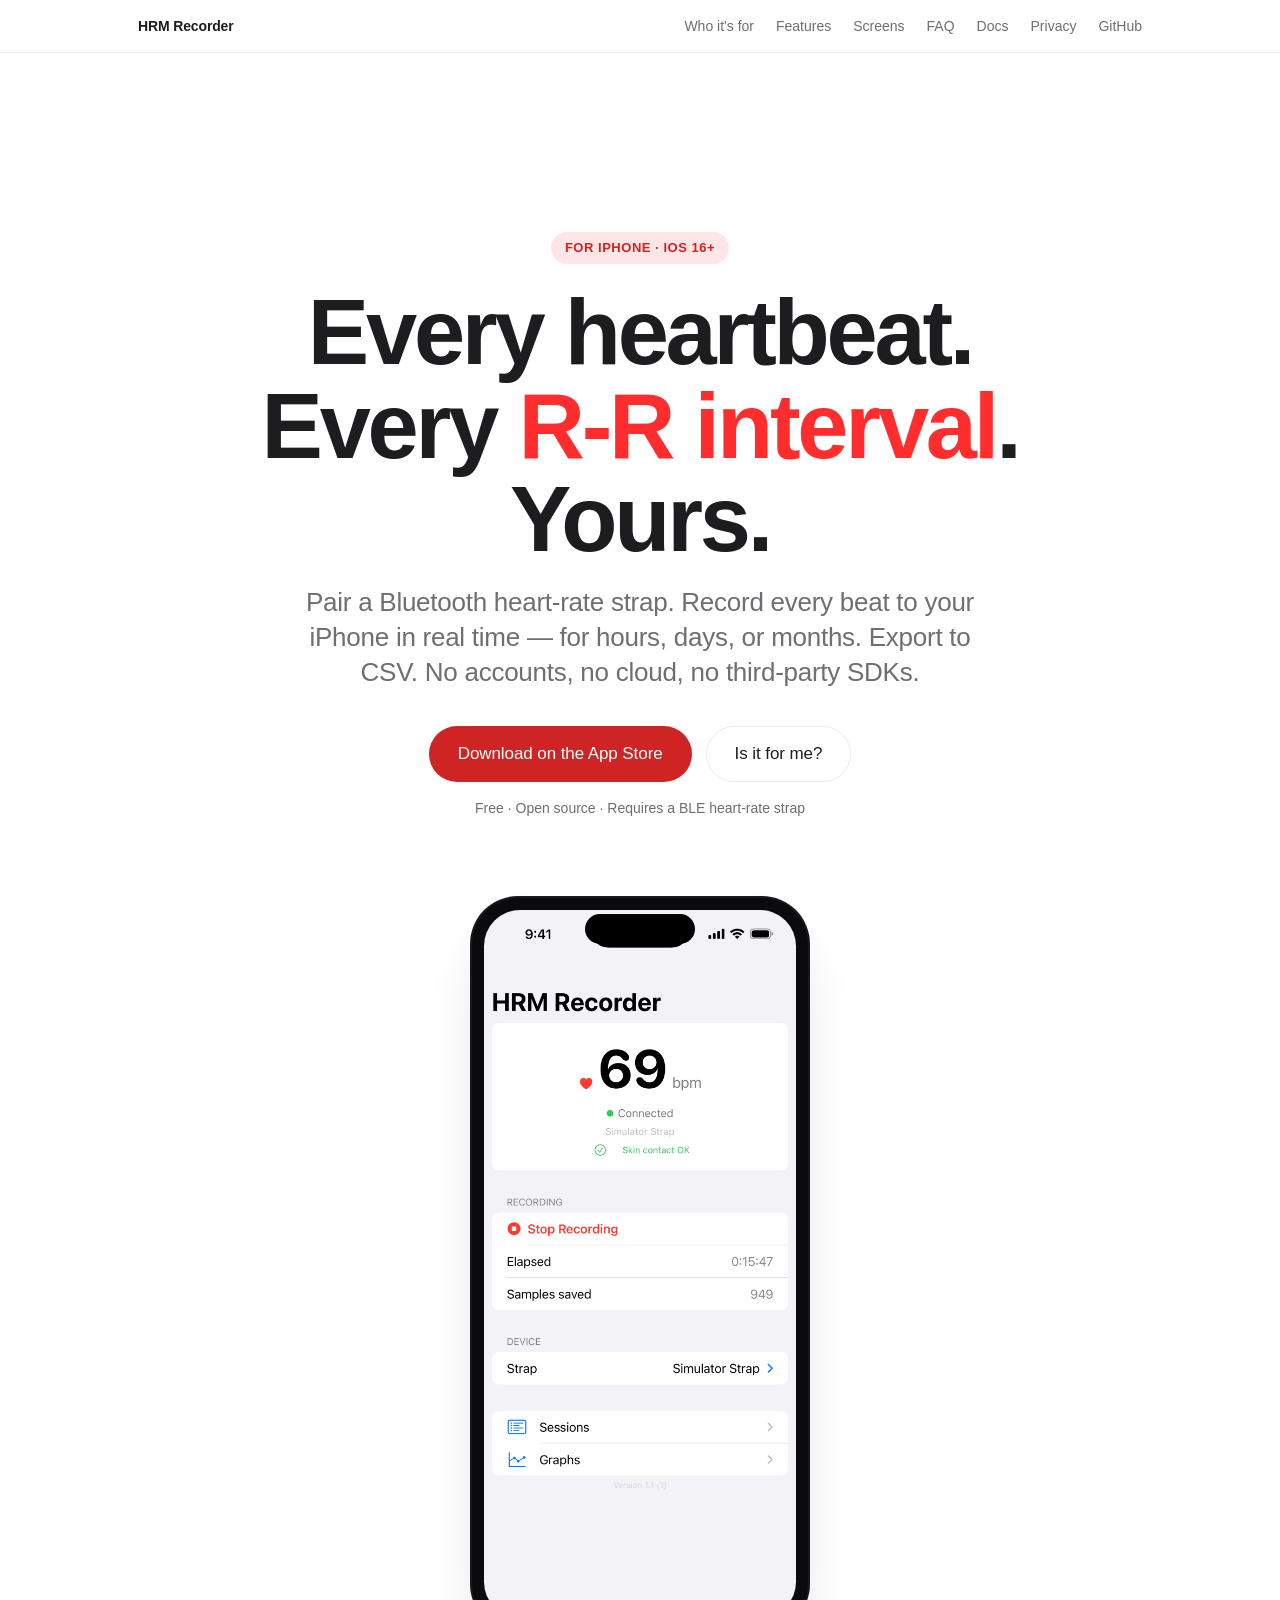
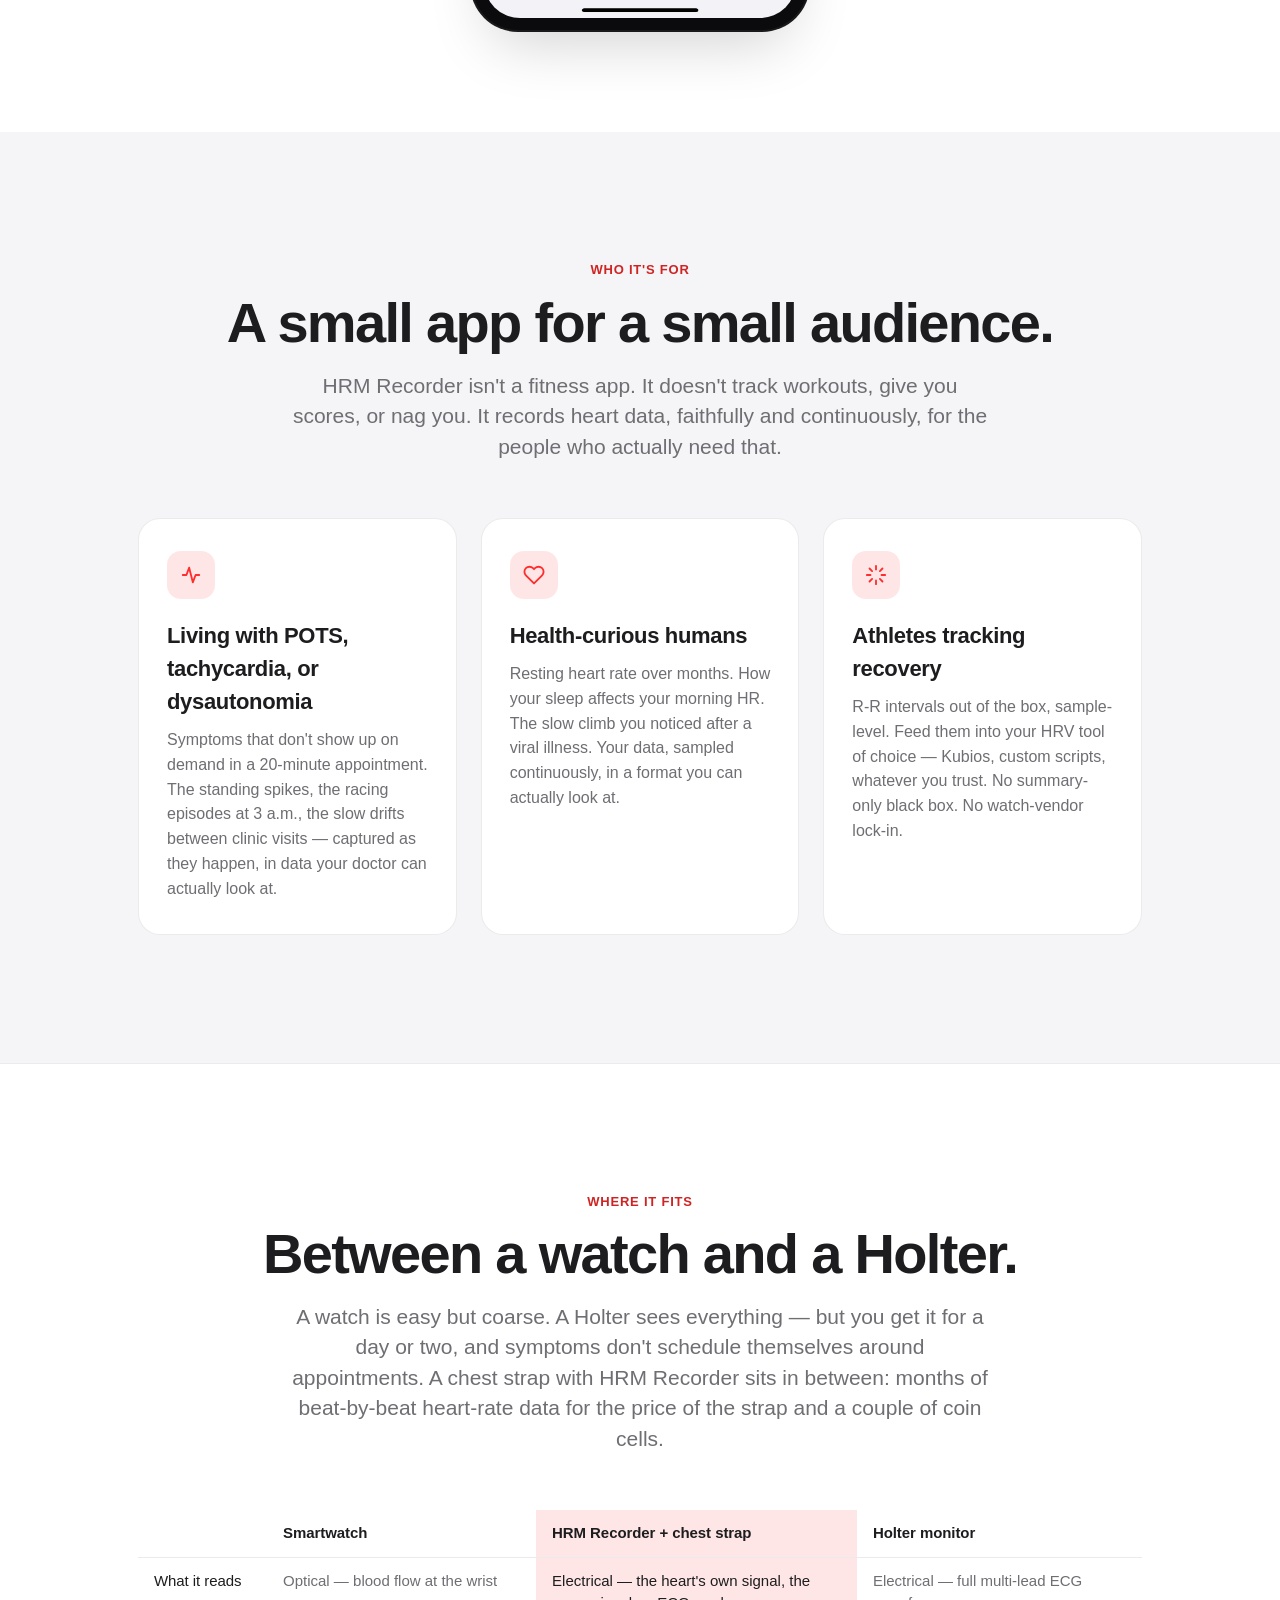
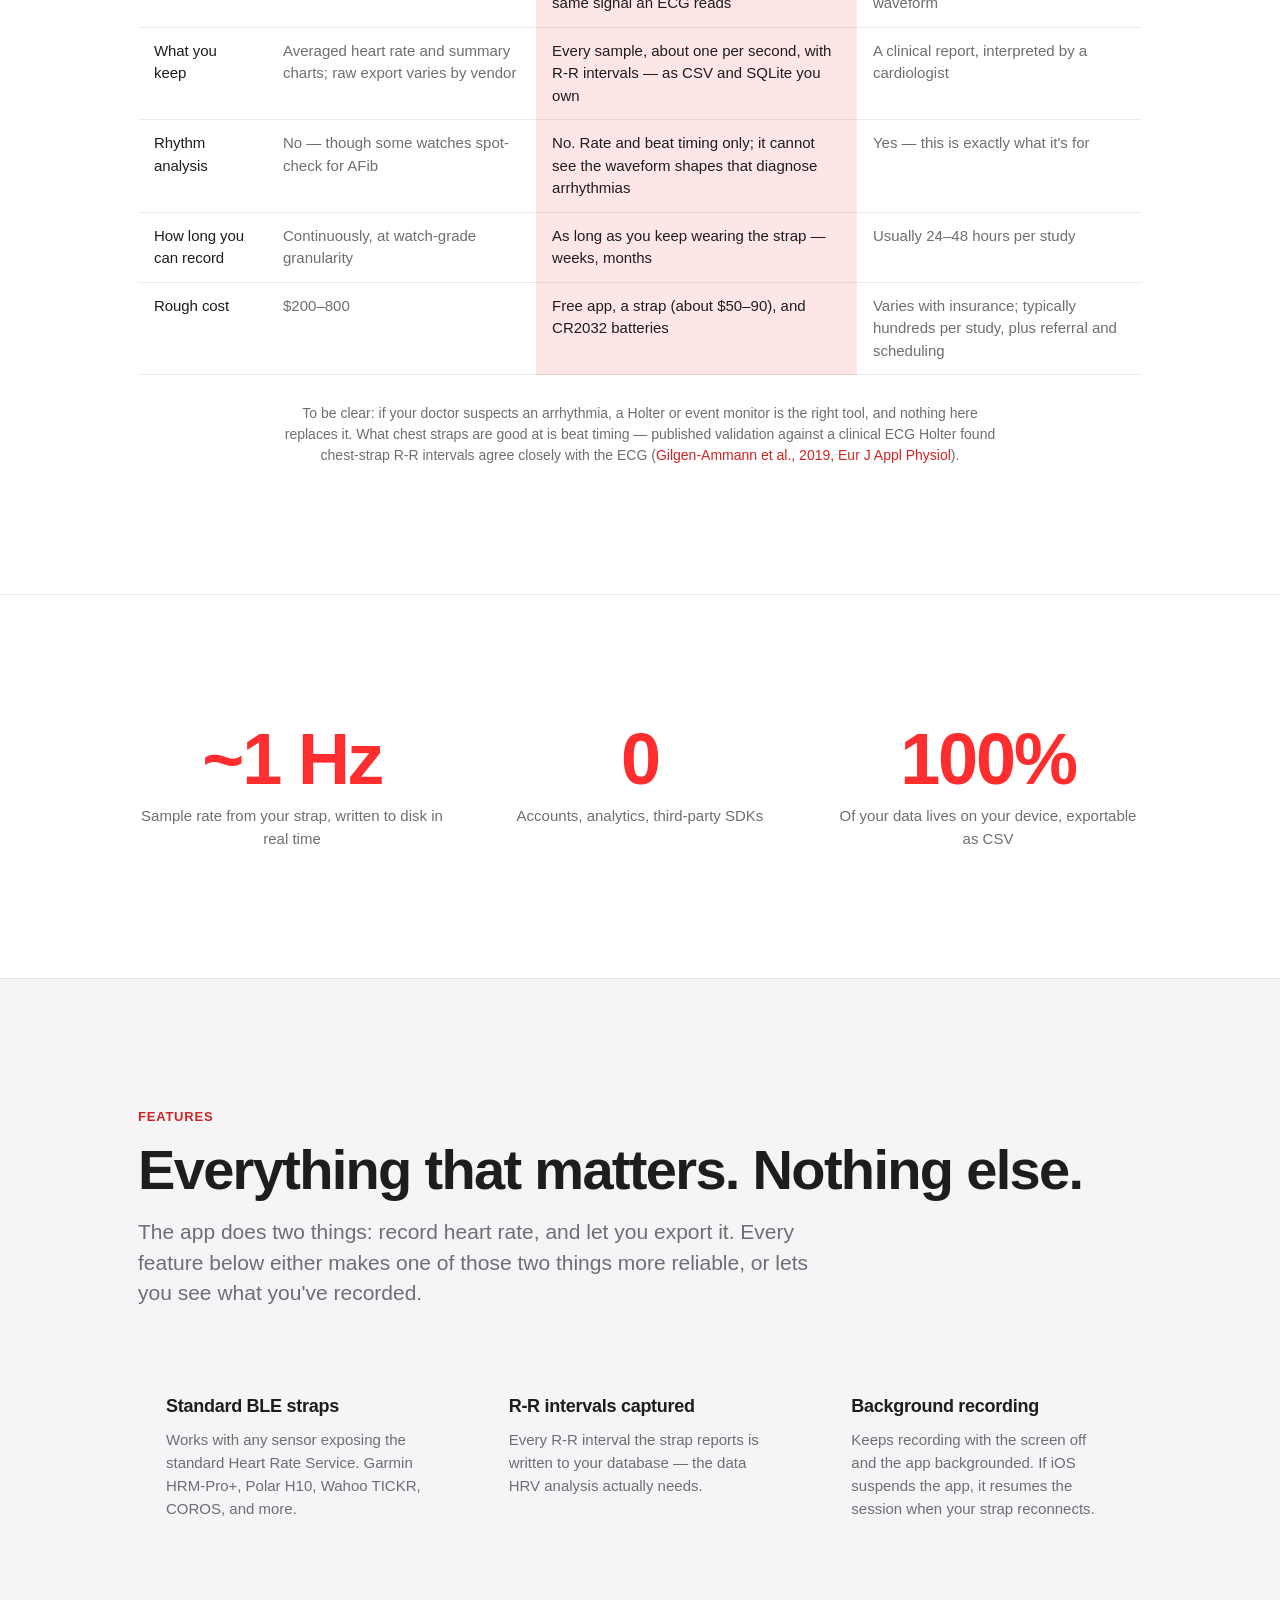
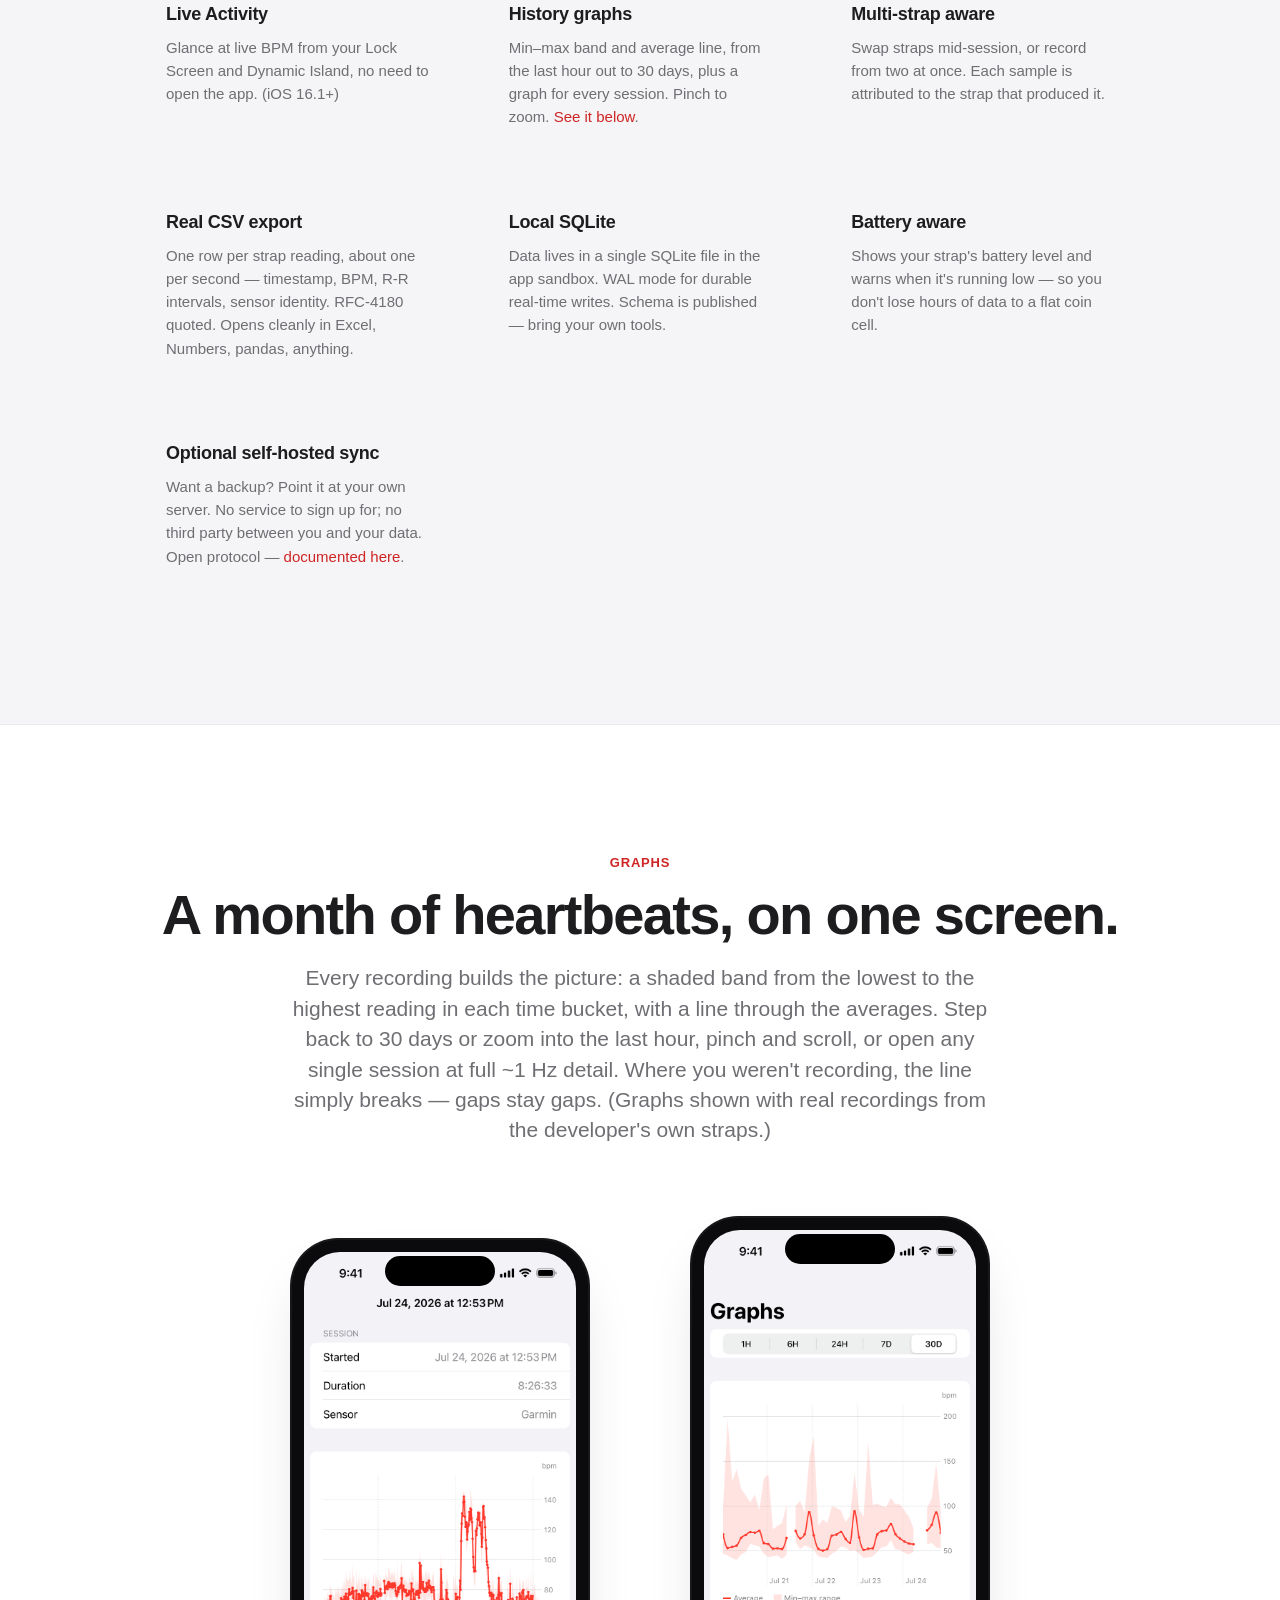
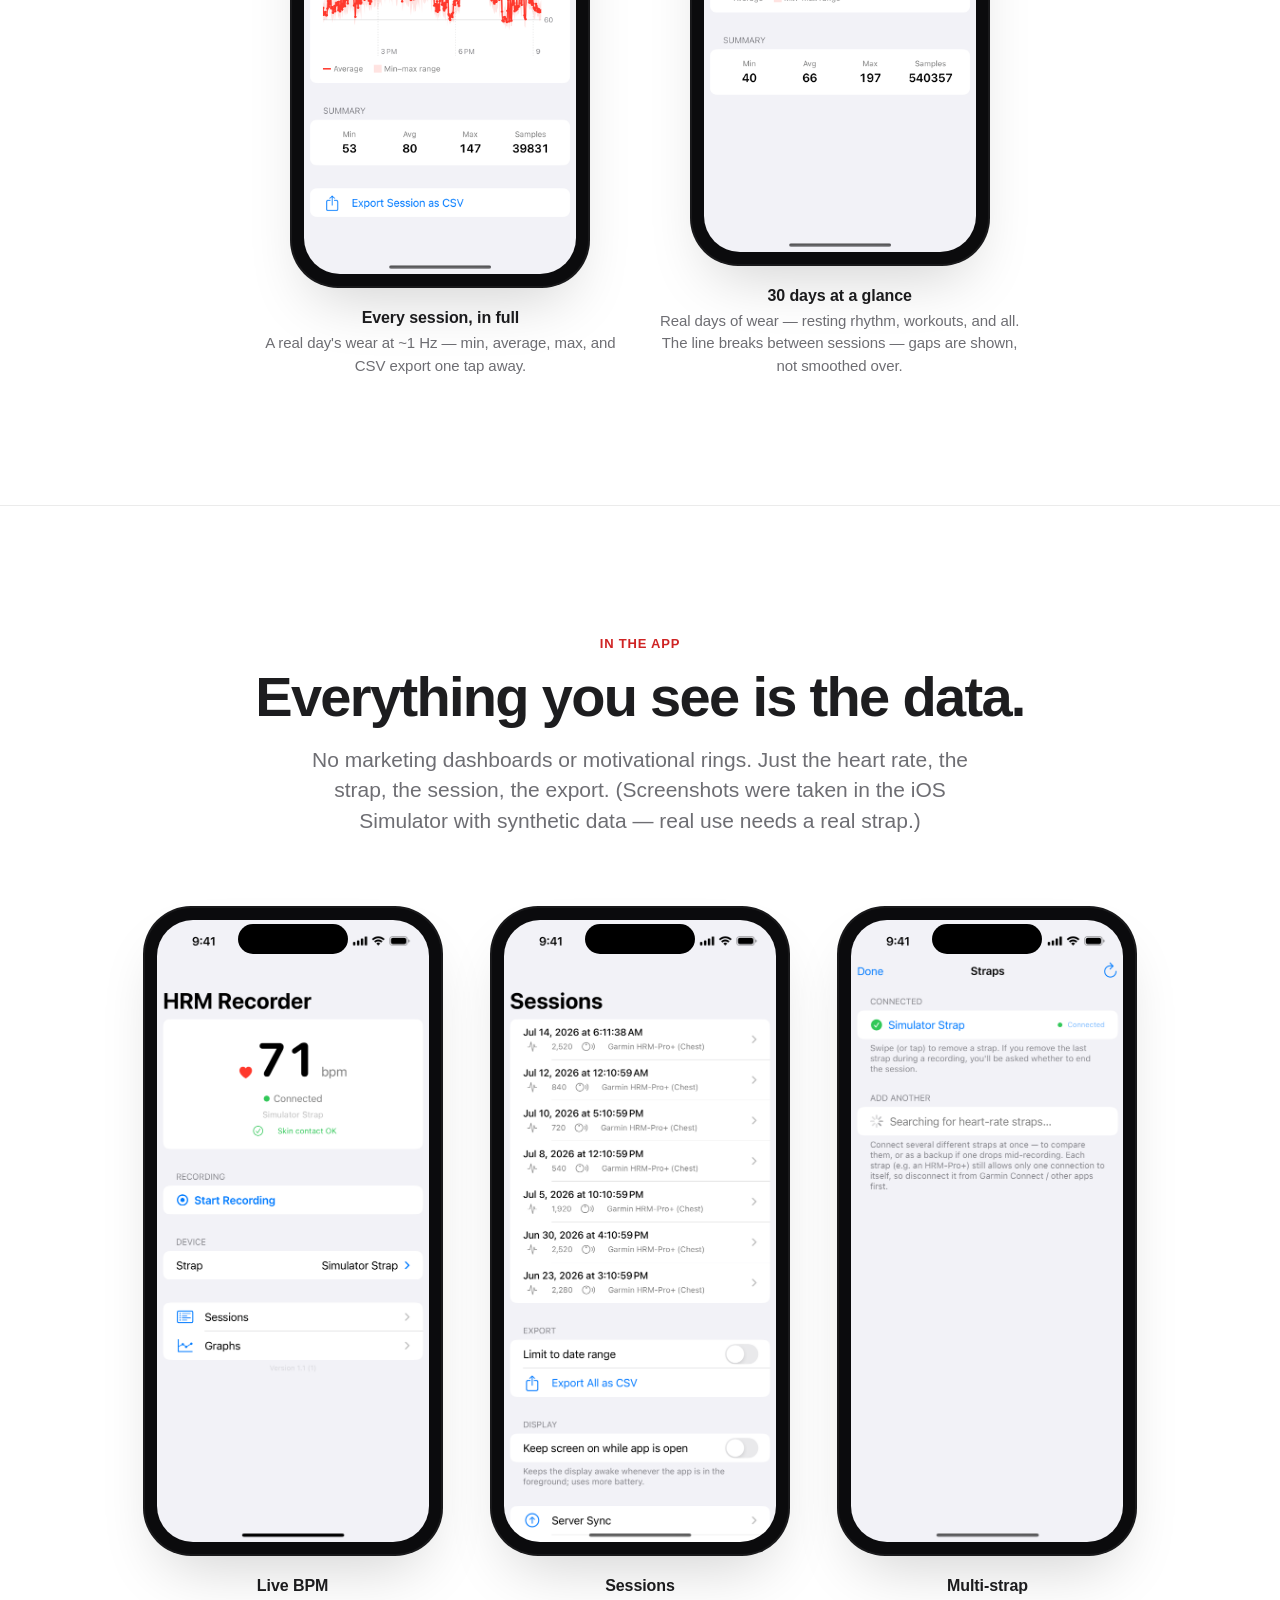
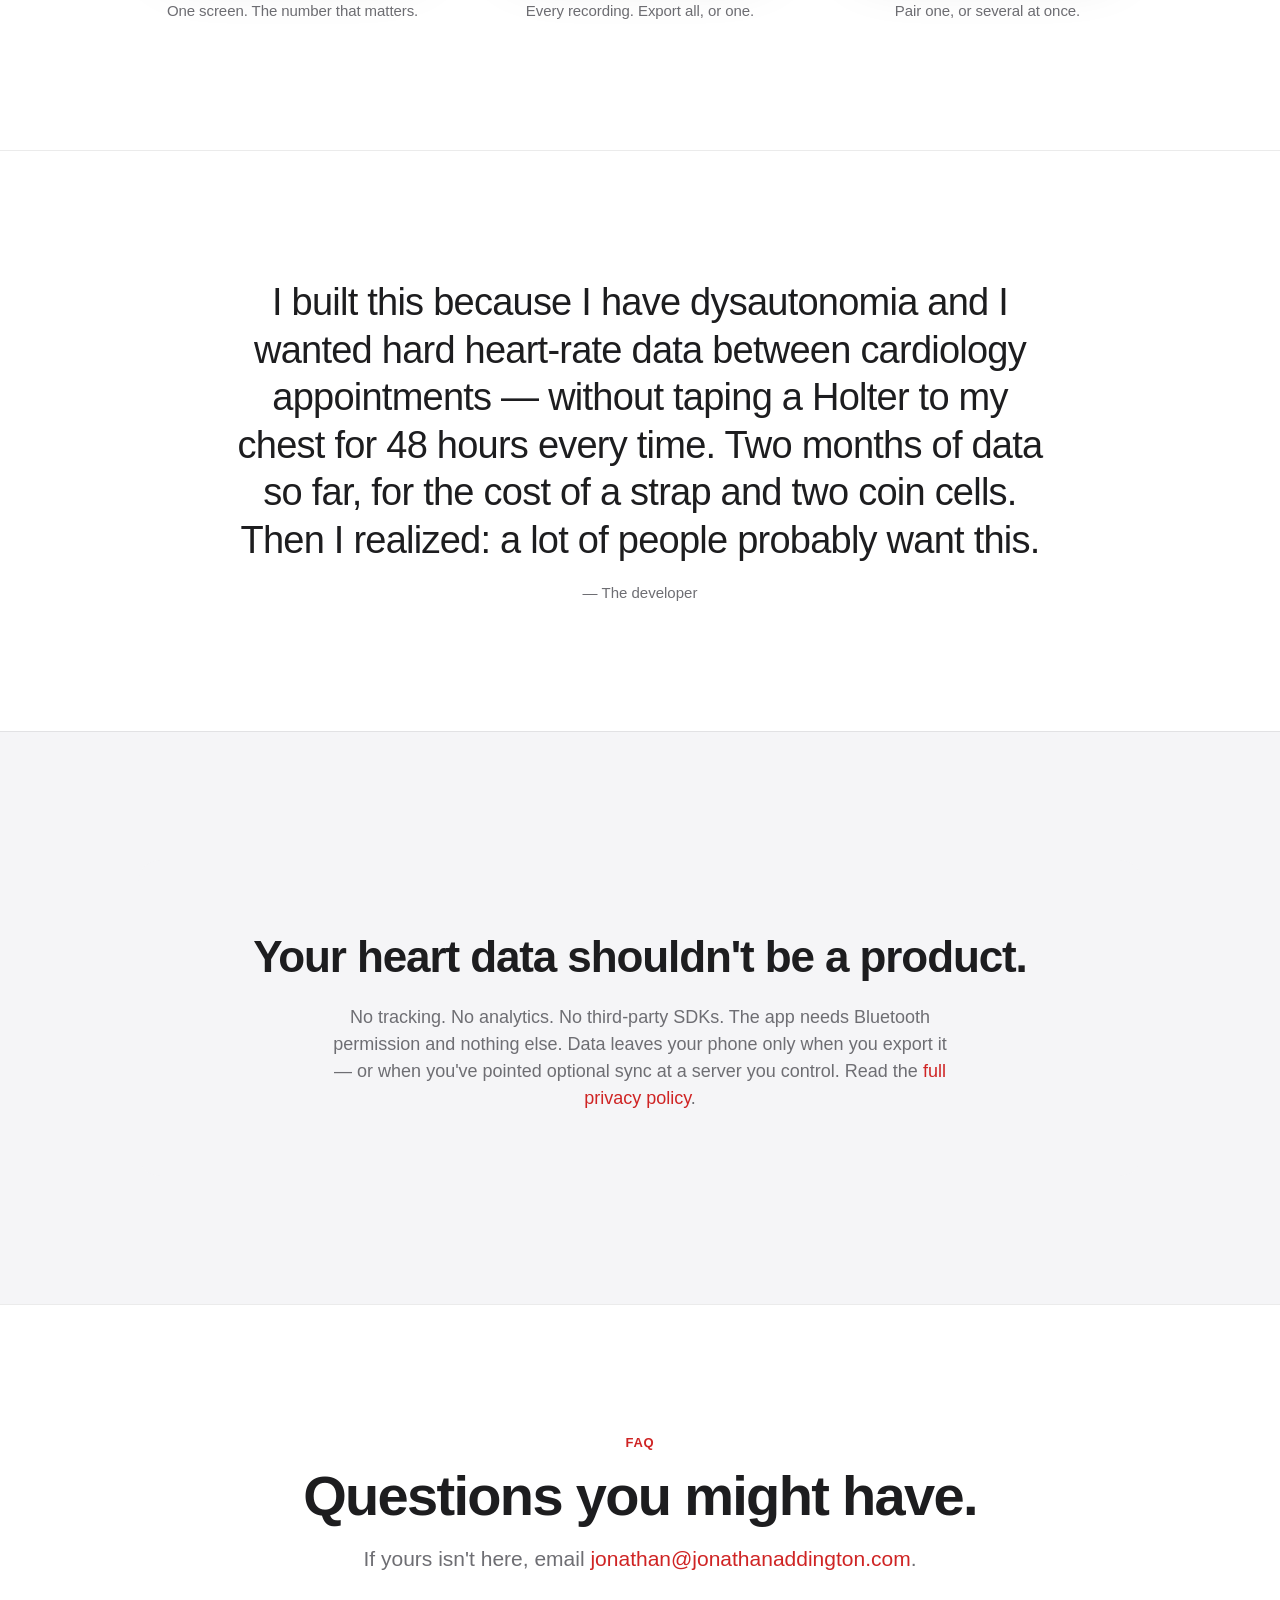
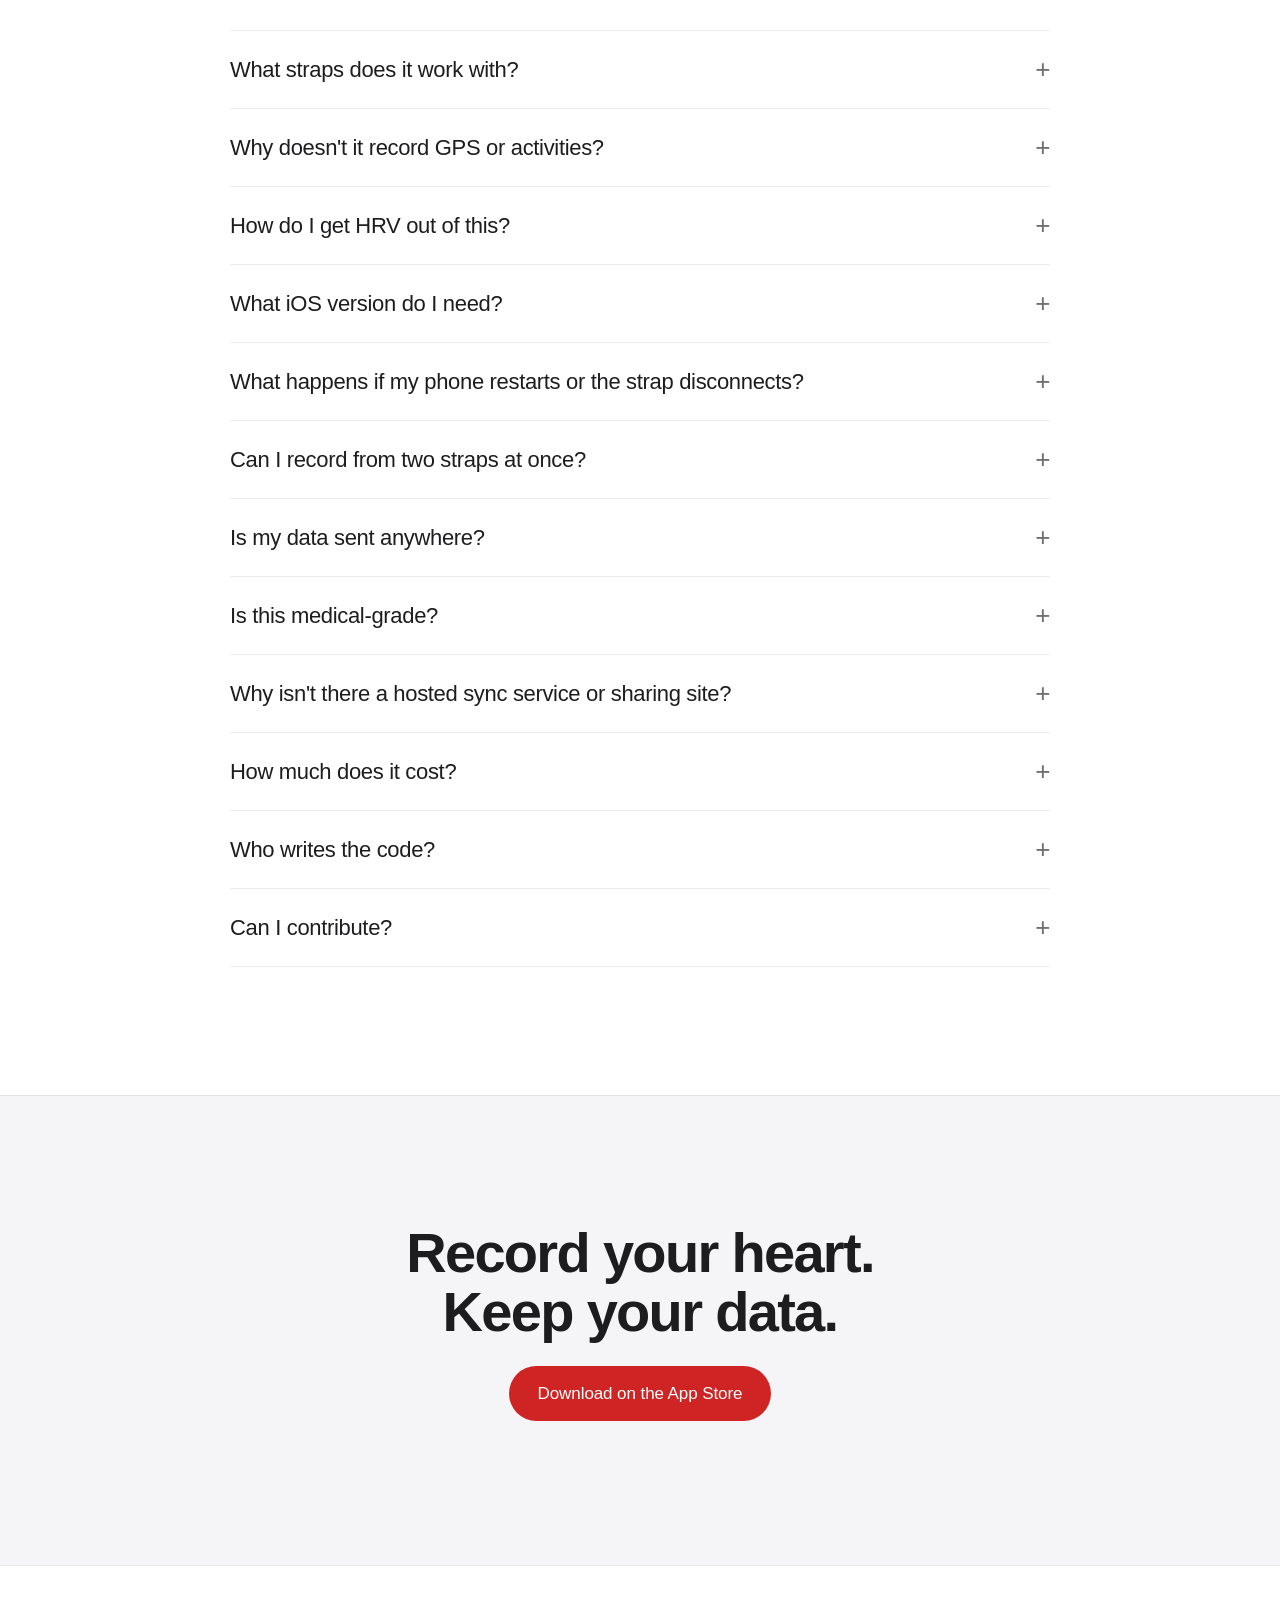
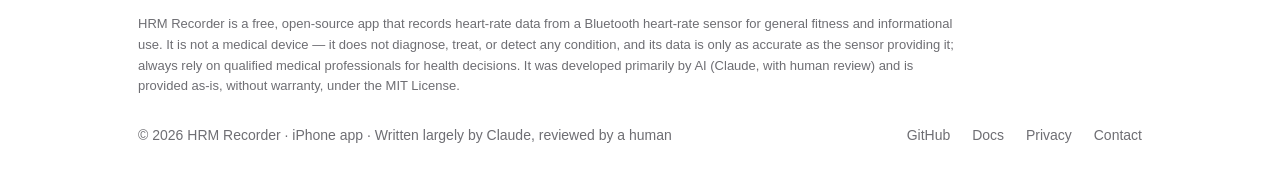
<file: website/index.html>
<!doctype html>
<html lang="en">
<head>
  <meta charset="utf-8" />
  <meta name="viewport" content="width=device-width, initial-scale=1" />
  <title>HRM Recorder — every heartbeat, recorded.</title>
  <meta name="description" content="Connect a Bluetooth heart-rate strap. Record every beat and every R-R interval to your iPhone. Export to CSV. No accounts. No cloud. No third-party SDKs." />
  <meta name="theme-color" content="#ff2d2d" media="(prefers-color-scheme: light)" />
  <meta name="theme-color" content="#000000" media="(prefers-color-scheme: dark)" />

  <!-- Open Graph -->
  <meta property="og:title" content="HRM Recorder" />
  <meta property="og:description" content="Every heartbeat, every R-R interval. Recorded on your iPhone. Yours to keep." />
  <meta property="og:type" content="website" />
  <meta property="og:url" content="https://jmaddington.github.io/HRMRecorder/" />
  <meta property="og:image" content="https://jmaddington.github.io/HRMRecorder/og-card.png" />
  <meta property="og:image:width" content="1200" />
  <meta property="og:image:height" content="630" />
  <meta property="og:image:alt" content="HRM Recorder — every heartbeat, every R-R interval, yours. iPhone app screenshot showing 66 BPM while recording." />
  <link rel="canonical" href="https://jmaddington.github.io/HRMRecorder/" />

  <link rel="stylesheet" href="style.css" />
  <link rel="icon" href="favicon.ico" sizes="48x48" />
  <link rel="icon" type="image/png" sizes="32x32" href="favicon-32.png" />
  <link rel="apple-touch-icon" href="apple-touch-icon.png" />
</head>
<body>

<nav class="nav">
  <div class="wrap">
    <a class="brand" href="index.html">HRM Recorder</a>
    <div class="links">
      <a href="#who">Who it's for</a>
      <a href="#features">Features</a>
      <a href="#screens">Screens</a>
      <a href="#faq">FAQ</a>
      <a href="docs/index.html">Docs</a>
      <a href="privacy.html">Privacy</a>
      <a href="https://github.com/jmaddington/HRMRecorder">GitHub</a>
    </div>
  </div>
</nav>

<!-- HERO -->
<header class="hero wrap">
  <span class="eyebrow">For iPhone · iOS 16+</span>
  <h1 class="headline">
    Every heartbeat.<br />
    Every <span class="accent">R-R interval</span>.<br />
    Yours.
  </h1>
  <p class="subhead">
    Pair a Bluetooth heart-rate strap. Record every beat to your iPhone in
    real time — for hours, days, or months. Export to CSV. No accounts, no
    cloud, no third-party SDKs.
  </p>

  <div class="cta-row">
    <a class="btn primary" href="https://apps.apple.com/app/id6770766954">Download on the App Store</a>
    <a class="btn ghost" href="#who">Is it for me?</a>
  </div>
  <p class="cta-note">Free · Open source · Requires a BLE heart-rate strap</p>

  <div class="phone-wrap">
    <div class="phone">
      <div class="phone-screen">
        <img src="screenshots/recording.png"
             alt="HRM Recorder mid-session: 69 BPM, elapsed 0:15:47, 949 samples saved, Stop Recording button, Simulator Strap connected."
             width="1206" height="2622" />
      </div>
    </div>
  </div>
</header>

<!-- AUDIENCES -->
<section id="who" class="alt">
  <div class="wrap">
    <div class="section-eyebrow center">Who it's for</div>
    <h2 class="section-h center">A small app for a small audience.</h2>
    <p class="section-sub center">
      HRM Recorder isn't a fitness app. It doesn't track workouts, give you scores,
      or nag you. It records heart data, faithfully and continuously, for the
      people who actually need that.
    </p>

    <div class="audiences">
      <div class="audience">
        <div class="glyph" aria-hidden="true">
          <svg width="22" height="22" viewBox="0 0 24 24" fill="none" stroke="currentColor" stroke-width="2" stroke-linecap="round" stroke-linejoin="round"><polyline points="3 12 7 12 10 4 14 20 17 12 21 12"/></svg>
        </div>
        <h3>Living with POTS, tachycardia, or dysautonomia</h3>
        <p>
          Symptoms that don't show up on demand in a 20-minute appointment.
          The standing spikes, the racing episodes at 3 a.m., the slow drifts
          between clinic visits — captured as they happen, in data your doctor
          can actually look at.
        </p>
      </div>

      <div class="audience">
        <div class="glyph" aria-hidden="true">
          <svg width="22" height="22" viewBox="0 0 24 24" fill="none" stroke="currentColor" stroke-width="2" stroke-linecap="round" stroke-linejoin="round"><path d="M20.84 4.61a5.5 5.5 0 0 0-7.78 0L12 5.67l-1.06-1.06a5.5 5.5 0 0 0-7.78 7.78l1.06 1.06L12 21.23l7.78-7.78 1.06-1.06a5.5 5.5 0 0 0 0-7.78z"/></svg>
        </div>
        <h3>Health-curious humans</h3>
        <p>
          Resting heart rate over months. How your sleep affects your morning HR.
          The slow climb you noticed after a viral illness. Your data, sampled
          continuously, in a format you can actually look at.
        </p>
      </div>

      <div class="audience">
        <div class="glyph" aria-hidden="true">
          <svg width="22" height="22" viewBox="0 0 24 24" fill="none" stroke="currentColor" stroke-width="2" stroke-linecap="round" stroke-linejoin="round"><path d="M12 2v4M12 18v4M4.93 4.93l2.83 2.83M16.24 16.24l2.83 2.83M2 12h4M18 12h4M4.93 19.07l2.83-2.83M16.24 7.76l2.83-2.83"/></svg>
        </div>
        <h3>Athletes tracking recovery</h3>
        <p>
          R-R intervals out of the box, sample-level. Feed them into your HRV
          tool of choice — Kubios, custom scripts, whatever you trust. No
          summary-only black box. No watch-vendor lock-in.
        </p>
      </div>
    </div>
  </div>
</section>

<!-- COMPARISON: watch vs strap+app vs Holter -->
<!-- AIDEV-NOTE: keep this table scrupulously fair — Holter wins on rhythm by design; never say "medical-grade". -->
<section id="compare">
  <div class="wrap">
    <div class="section-eyebrow center">Where it fits</div>
    <h2 class="section-h center">Between a watch and a Holter.</h2>
    <p class="section-sub center">
      A watch is easy but coarse. A Holter sees everything — but you get it
      for a day or two, and symptoms don't schedule themselves around
      appointments. A chest strap with HRM Recorder sits in between: months
      of beat-by-beat heart-rate data for the price of the strap and a couple
      of coin cells.
    </p>

    <div class="table-scroll">
      <table class="compare">
        <caption class="visually-hidden">Comparison of a smartwatch, HRM Recorder with a chest strap, and a Holter monitor</caption>
        <thead>
          <tr>
            <th scope="col"><span class="visually-hidden">Aspect</span></th>
            <th scope="col">Smartwatch</th>
            <th scope="col">HRM Recorder + chest strap</th>
            <th scope="col">Holter monitor</th>
          </tr>
        </thead>
        <tbody>
          <tr>
            <th scope="row">What it reads</th>
            <td>Optical — blood flow at the wrist</td>
            <td>Electrical — the heart's own signal, the same signal an ECG reads</td>
            <td>Electrical — full multi-lead ECG waveform</td>
          </tr>
          <tr>
            <th scope="row">What you keep</th>
            <td>Averaged heart rate and summary charts; raw export varies by vendor</td>
            <td>Every sample, about one per second, with R-R intervals — as CSV and SQLite you own</td>
            <td>A clinical report, interpreted by a cardiologist</td>
          </tr>
          <tr>
            <th scope="row">Rhythm analysis</th>
            <td>No — though some watches spot-check for AFib</td>
            <td>No. Rate and beat timing only; it cannot see the waveform shapes that diagnose arrhythmias</td>
            <td>Yes — this is exactly what it's for</td>
          </tr>
          <tr>
            <th scope="row">How long you can record</th>
            <td>Continuously, at watch-grade granularity</td>
            <td>As long as you keep wearing the strap — weeks, months</td>
            <td>Usually 24–48 hours per study</td>
          </tr>
          <tr>
            <th scope="row">Rough cost</th>
            <td>$200–800</td>
            <td>Free app, a strap (about $50–90), and CR2032 batteries</td>
            <td>Varies with insurance; typically hundreds per study, plus referral and scheduling</td>
          </tr>
        </tbody>
      </table>
    </div>

    <p class="compare-note">
      To be clear: if your doctor suspects an arrhythmia, a Holter or event
      monitor is the right tool, and nothing here replaces it. What chest
      straps are good at is beat timing — published validation against a
      clinical ECG Holter found chest-strap R-R intervals agree closely with
      the ECG (<a href="https://doi.org/10.1007/s00421-019-04142-5">Gilgen-Ammann
      et&nbsp;al., 2019, Eur&nbsp;J&nbsp;Appl&nbsp;Physiol</a>).
    </p>
  </div>
</section>

<!-- BIG STATS -->
<section>
  <div class="wrap">
    <div class="stats">
      <div class="stat">
        <div class="n">~1 Hz</div>
        <div class="l">Sample rate from your strap, written to disk in real time</div>
      </div>
      <div class="stat">
        <div class="n">0</div>
        <div class="l">Accounts, analytics, third-party SDKs</div>
      </div>
      <div class="stat">
        <div class="n">100%</div>
        <div class="l">Of your data lives on your device, exportable as CSV</div>
      </div>
    </div>
  </div>
</section>

<!-- FEATURES -->
<section id="features" class="alt">
  <div class="wrap">
    <div class="section-eyebrow">Features</div>
    <h2 class="section-h">Everything that matters. Nothing else.</h2>
    <p class="section-sub">
      The app does two things: record heart rate, and let you export it. Every
      feature below either makes one of those two things more reliable, or
      lets you see what you've recorded.
    </p>

    <div class="features">
      <div class="feature">
        <h3>Standard BLE straps</h3>
        <p>Works with any sensor exposing the standard Heart Rate Service. Garmin HRM-Pro+, Polar H10, Wahoo TICKR, COROS, and more.</p>
      </div>
      <div class="feature">
        <h3>R-R intervals captured</h3>
        <p>Every R-R interval the strap reports is written to your database — the data HRV analysis actually needs.</p>
      </div>
      <div class="feature">
        <h3>Background recording</h3>
        <p>Keeps recording with the screen off and the app backgrounded. If iOS suspends the app, it resumes the session when your strap reconnects.</p>
      </div>
      <div class="feature">
        <h3>Live Activity</h3>
        <p>Glance at live BPM from your Lock Screen and Dynamic Island, no need to open the app. (iOS 16.1+)</p>
      </div>
      <div class="feature">
        <h3>History graphs</h3>
        <p>Min–max band and average line, from the last hour out to 30 days, plus a graph for every session. Pinch to zoom. <a href="#graphs">See it below</a>.</p>
      </div>
      <div class="feature">
        <h3>Multi-strap aware</h3>
        <p>Swap straps mid-session, or record from two at once. Each sample is attributed to the strap that produced it.</p>
      </div>
      <div class="feature">
        <h3>Real CSV export</h3>
        <p>One row per strap reading, about one per second — timestamp, BPM, R-R intervals, sensor identity. RFC-4180 quoted. Opens cleanly in Excel, Numbers, pandas, anything.</p>
      </div>
      <div class="feature">
        <h3>Local SQLite</h3>
        <p>Data lives in a single SQLite file in the app sandbox. WAL mode for durable real-time writes. Schema is published — bring your own tools.</p>
      </div>
      <div class="feature">
        <h3>Battery aware</h3>
        <p>Shows your strap's battery level and warns when it's running low — so you don't lose hours of data to a flat coin cell.</p>
      </div>
      <div class="feature">
        <h3>Optional self-hosted sync</h3>
        <p>Want a backup? Point it at your own server. No service to sign up for; no third party between you and your data. Open protocol — <a href="docs/api.html">documented here</a>.</p>
      </div>
    </div>
  </div>
</section>

<!-- GRAPHS -->
<!-- AIDEV-NOTE: graph shots ship light+dark via <picture>; keep copy free of medical claims (no "detect"/"alert"). -->
<section id="graphs">
  <div class="wrap">
    <div class="section-eyebrow center">Graphs</div>
    <h2 class="section-h center">A month of heartbeats, on one screen.</h2>
    <p class="section-sub center">
      Every recording builds the picture: a shaded band from the lowest to the
      highest reading in each time bucket, with a line through the averages.
      Step back to 30 days or zoom into the last hour, pinch and scroll, or
      open any single session at full ~1&nbsp;Hz detail. Where you weren't
      recording, the line simply breaks — gaps stay gaps.
      (Graphs shown with real recordings from the developer's own straps.)
    </p>

    <div class="gallery duo">
      <figure>
        <div class="phone"><div class="phone-screen">
          <picture>
            <source media="(prefers-color-scheme: dark)" srcset="screenshots/graph-session-dark.png" />
            <img src="screenshots/graph-session.png"
                 alt="Session graph: 8 and a half hours of real wear drawn as an average line with a min-max band — steady 60-90 BPM daytime rhythm, then an evening workout block peaking at 147. Above it, session details — start time, duration 8:26:33, sensor Garmin; below, min 53, avg 80, max 147, 39,831 samples, and an Export Session as CSV button."
                 width="800" height="1739" />
          </picture>
        </div></div>
        <figcaption><strong>Every session, in full</strong>A real day's wear at ~1 Hz — min, average, max, and CSV export one tap away.</figcaption>
      </figure>

      <figure>
        <div class="phone"><div class="phone-screen">
          <picture>
            <source media="(prefers-color-scheme: dark)" srcset="screenshots/graph-30d-dark.png" />
            <img src="screenshots/graph-30d.png"
                 alt="Graphs screen, 30-day view of real recordings: several days of daily resting rhythm between roughly 50 and 95 BPM with workout spikes reaching 197, drawn as an average line over a min-max band with visible gaps between sessions; summary min 40, avg 66, max 197 across 540,357 samples."
                 width="800" height="1739" />
          </picture>
        </div></div>
        <figcaption><strong>30 days at a glance</strong>Real days of wear — resting rhythm, workouts, and all. The line breaks between sessions — gaps are shown, not smoothed over.</figcaption>
      </figure>
    </div>
  </div>
</section>

<!-- SCREENSHOT GALLERY -->
<section id="screens">
  <div class="wrap">
    <div class="section-eyebrow center">In the app</div>
    <h2 class="section-h center">Everything you see is the data.</h2>
    <p class="section-sub center">
      No marketing dashboards or motivational rings. Just the heart rate,
      the strap, the session, the export. (Screenshots were taken in the iOS
      Simulator with synthetic data — real use needs a real strap.)
    </p>

    <div class="gallery">
      <figure>
        <div class="phone"><div class="phone-screen">
          <img src="screenshots/home.png" alt="Home screen: live BPM, connected strap, Start Recording button." width="1206" height="2622" />
        </div></div>
        <figcaption><strong>Live BPM</strong>One screen. The number that matters.</figcaption>
      </figure>

      <figure>
        <div class="phone"><div class="phone-screen">
          <img src="screenshots/sessions.png" alt="Sessions list with seven recorded sessions and an Export All as CSV button." width="1206" height="2622" />
        </div></div>
        <figcaption><strong>Sessions</strong>Every recording. Export all, or one.</figcaption>
      </figure>

      <figure>
        <div class="phone"><div class="phone-screen">
          <img src="screenshots/picker.png" alt="Strap picker showing a connected strap and searching for more." width="1206" height="2622" />
        </div></div>
        <figcaption><strong>Multi-strap</strong>Pair one, or several at once.</figcaption>
      </figure>
    </div>
  </div>
</section>

<!-- PULL QUOTE -->
<section>
  <div class="wrap">
    <p class="pull">
      I built this because I have dysautonomia and I wanted hard heart-rate data
      between cardiology appointments — without taping a Holter to my chest
      for 48 hours every time. Two months of data so far, for the cost of a
      strap and two coin cells. Then I realized: a lot of people probably
      want this.
      <span class="author">— The developer</span>
    </p>
  </div>
</section>

<!-- PRIVACY STRIP -->
<section class="alt">
  <div class="wrap">
    <div class="privacy-strip">
      <h3>Your heart data shouldn't be a product.</h3>
      <p>
        No tracking. No analytics. No third-party SDKs. The app needs Bluetooth
        permission and nothing else. Data leaves your phone only when you
        export it — or when you've pointed optional sync at a server you
        control. Read the
        <a href="privacy.html">full privacy policy</a>.
      </p>
    </div>
  </div>
</section>

<!-- FAQ -->
<section id="faq">
  <div class="wrap">
    <div class="section-eyebrow center">FAQ</div>
    <h2 class="section-h center">Questions you might have.</h2>
    <p class="section-sub center">If yours isn't here, email <a href="mailto:jonathan@jonathanaddington.com">jonathan@jonathanaddington.com</a>.</p>

    <div class="faq">
      <details>
        <summary>What straps does it work with?</summary>
        <div class="answer">
          Any Bluetooth strap that exposes the standard Heart Rate Service
          (UUID <code>0x180D</code>). That includes Garmin HRM-Pro+, Polar H10
          and H9, Wahoo TICKR family, COROS HR monitors, and most modern chest
          straps. Optical arm bands that speak BLE HR (like the Polar OH1 /
          Verity Sense) also work. Apple Watch and other watches are not
          supported — the strap connects directly to your iPhone.
        </div>
      </details>

      <details>
        <summary>Why doesn't it record GPS or activities?</summary>
        <div class="answer">
          On purpose. Activity tracking is the most-served corner of the iOS app
          market — there are dozens of excellent options. Continuous, raw heart
          data with R-R intervals is not. HRM Recorder stays single-purpose so
          it can be reliable, small, and stay running in the background for as
          long as you need it.
        </div>
      </details>

      <details>
        <summary>How do I get HRV out of this?</summary>
        <div class="answer">
          Export your session as CSV. The <code>rr_ms</code> column has every
          R-R interval the strap reported, in milliseconds, semicolon-joined
          per packet. Drop that into Kubios, the
          <code>hrv-analysis</code> Python package, your own R notebook,
          whatever you trust. The app stores the raw data; HRV math is up to
          you and your tools.
        </div>
      </details>

      <details>
        <summary>What iOS version do I need?</summary>
        <div class="answer">
          iOS 16.0 or later. Works on every iPhone that supports iOS 16,
          including older models — the app is intentionally lightweight so it
          runs comfortably on a 5-year-old phone. The Lock Screen Live
          Activity needs iOS 16.1; everything else works on 16.0.
        </div>
      </details>

      <details>
        <summary>What happens if my phone restarts or the strap disconnects?</summary>
        <div class="answer">
          If your strap drops out of range, the app keeps trying to reconnect
          and resumes the active session automatically — no samples lost once
          the strap comes back. If iOS relaunches the app in the background on
          a strap event after killing it, the session you were recording is
          resumed under the same ID.
        </div>
      </details>

      <details>
        <summary>Can I record from two straps at once?</summary>
        <div class="answer">
          Yes. Samples are attributed to the strap that produced them, and the
          CSV export includes per-row sensor identity. Useful for comparing a
          chest strap against an arm band, or recording two people at the same
          time.
        </div>
      </details>

      <details>
        <summary>Is my data sent anywhere?</summary>
        <div class="answer">
          Not unless you choose to set up self-hosted sync to your own server.
          By default, everything stays on your phone in a SQLite file inside
          the app's sandbox. CSV export is user-initiated — the file is handed
          to the iOS share sheet, and where it goes from there is up to you.
        </div>
      </details>

      <details>
        <summary>Is this medical-grade?</summary>
        <div class="answer">
          No. HRM Recorder is not a medical device and isn't intended to
          diagnose, treat, or monitor any condition. It records what your
          Bluetooth strap reports.
          It's worth knowing what that is, though: a chest strap reads the
          heart's electrical signal — the same signal an ECG reads — and
          chest-strap R-R timing has been
          <a href="https://doi.org/10.1007/s00421-019-04142-5">validated
          closely against clinical ECG Holters</a>. What it records is heart
          <em>rate</em>, beat by beat — not rhythm. It cannot see the waveform
          shapes a cardiologist uses to diagnose arrhythmias. Bring the data
          to your clinician; let them interpret it.
        </div>
      </details>

      <details>
        <summary>Why isn't there a hosted sync service or sharing site?</summary>
        <div class="answer">
          Because hosting other people's health data is a heavy legal and
          ethical obligation — GDPR and similar laws apply even to a free
          service run in good faith. Rather than do that badly, HRM Recorder
          ships an open sync protocol and the tools to run your own receiver:
          a <a href="docs/api.html">documented API</a>, a reference server,
          and a <a href="docs/flask-example.html">small Flask example</a> you
          can self-host. Someday a proper sharing service might exist. Today,
          you get the tools.
        </div>
      </details>

      <details>
        <summary>How much does it cost?</summary>
        <div class="answer">
          Nothing. HRM Recorder is free and open source — the full source code
          lives at
          <a href="https://github.com/jmaddington/HRMRecorder">github.com/jmaddington/HRMRecorder</a>.
          Read it, build it yourself, fork it, do what you want.
        </div>
      </details>

      <details>
        <summary>Who writes the code?</summary>
        <div class="answer">
          Mostly Claude, Anthropic's AI. A human developer designs the app,
          directs the work, reviews the code, and tests it on real hardware —
          but the large majority of the code is written by Claude. That's said
          plainly here because you deserve to know how the software you run is
          made, and because the entire history is public in the
          <a href="https://github.com/jmaddington/HRMRecorder">repository</a>.
        </div>
      </details>

      <details>
        <summary>Can I contribute?</summary>
        <div class="answer">
          Yes — pull requests are welcome, and so are bug reports and feature
          ideas via
          <a href="https://github.com/jmaddington/HRMRecorder/issues">GitHub
          issues</a>. One honest caveat: the maintainer has a
          more-than-full-time day job, so responses can be slow. Slow doesn't
          mean ignored.
        </div>
      </details>
    </div>
  </div>
</section>

<!-- FINAL CTA -->
<section class="alt">
  <div class="wrap" style="text-align:center;">
    <h2 class="section-h center" style="margin-bottom:24px;">Record your heart.<br/>Keep your data.</h2>
    <div class="cta-row">
      <a class="btn primary" href="https://apps.apple.com/app/id6770766954">Download on the App Store</a>
    </div>
  </div>
</section>

<footer>
  <div class="wrap">
    <p class="disclaimer">
      HRM Recorder is a free, open-source app that records heart-rate data
      from a Bluetooth heart-rate sensor for general fitness and informational use.
      It is not a medical device — it does not diagnose, treat, or detect any
      condition, and its data is only as accurate as the sensor providing it;
      always rely on qualified medical professionals for health decisions. It
      was developed primarily by AI (Claude, with human review) and is
      provided as-is, without warranty, under the MIT License.
    </p>
    <div>© <span id="year">2026</span> HRM Recorder · iPhone app · Written largely by Claude, reviewed by a human</div>
    <div class="links">
      <a href="https://github.com/jmaddington/HRMRecorder">GitHub</a>
      <a href="docs/index.html">Docs</a>
      <a href="privacy.html">Privacy</a>
      <a href="mailto:jonathan@jonathanaddington.com">Contact</a>
    </div>
  </div>
</footer>

<script>
  document.getElementById('year').textContent = new Date().getFullYear();
</script>

</body>
</html>
</file>
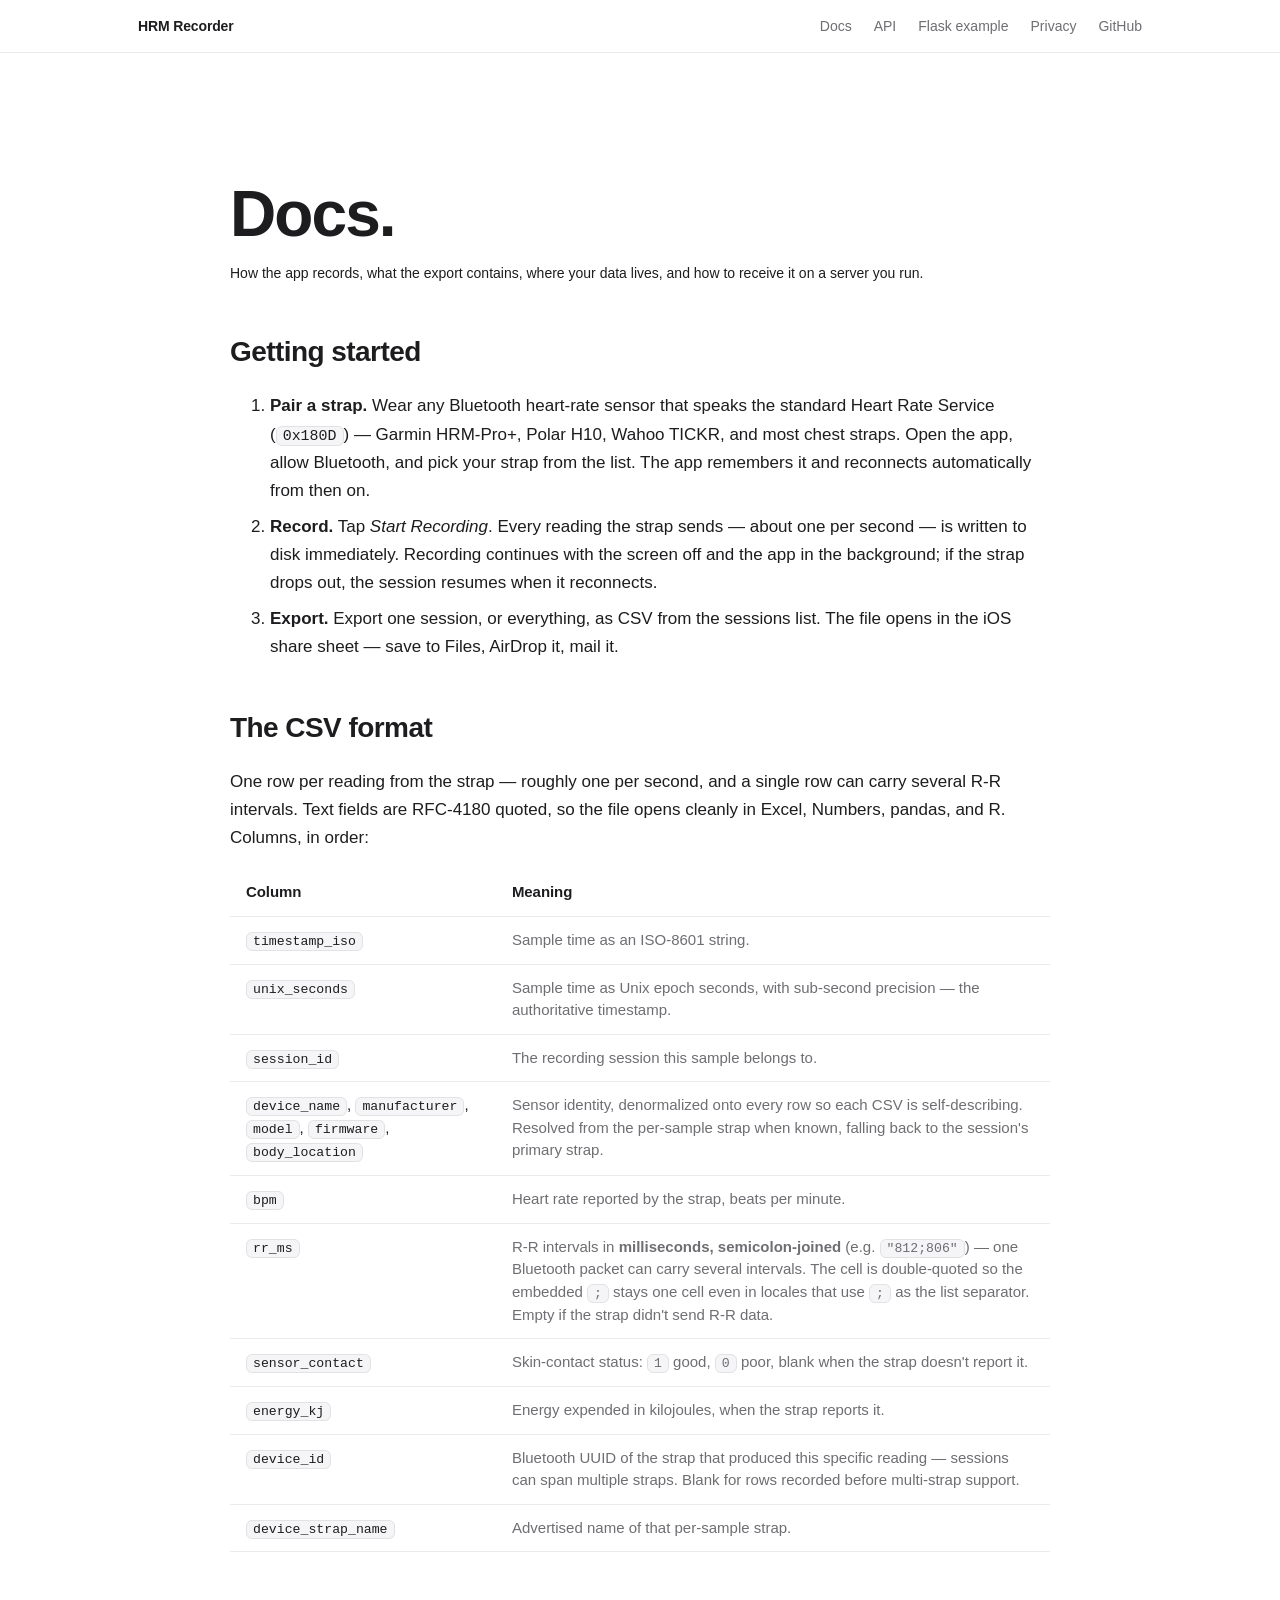
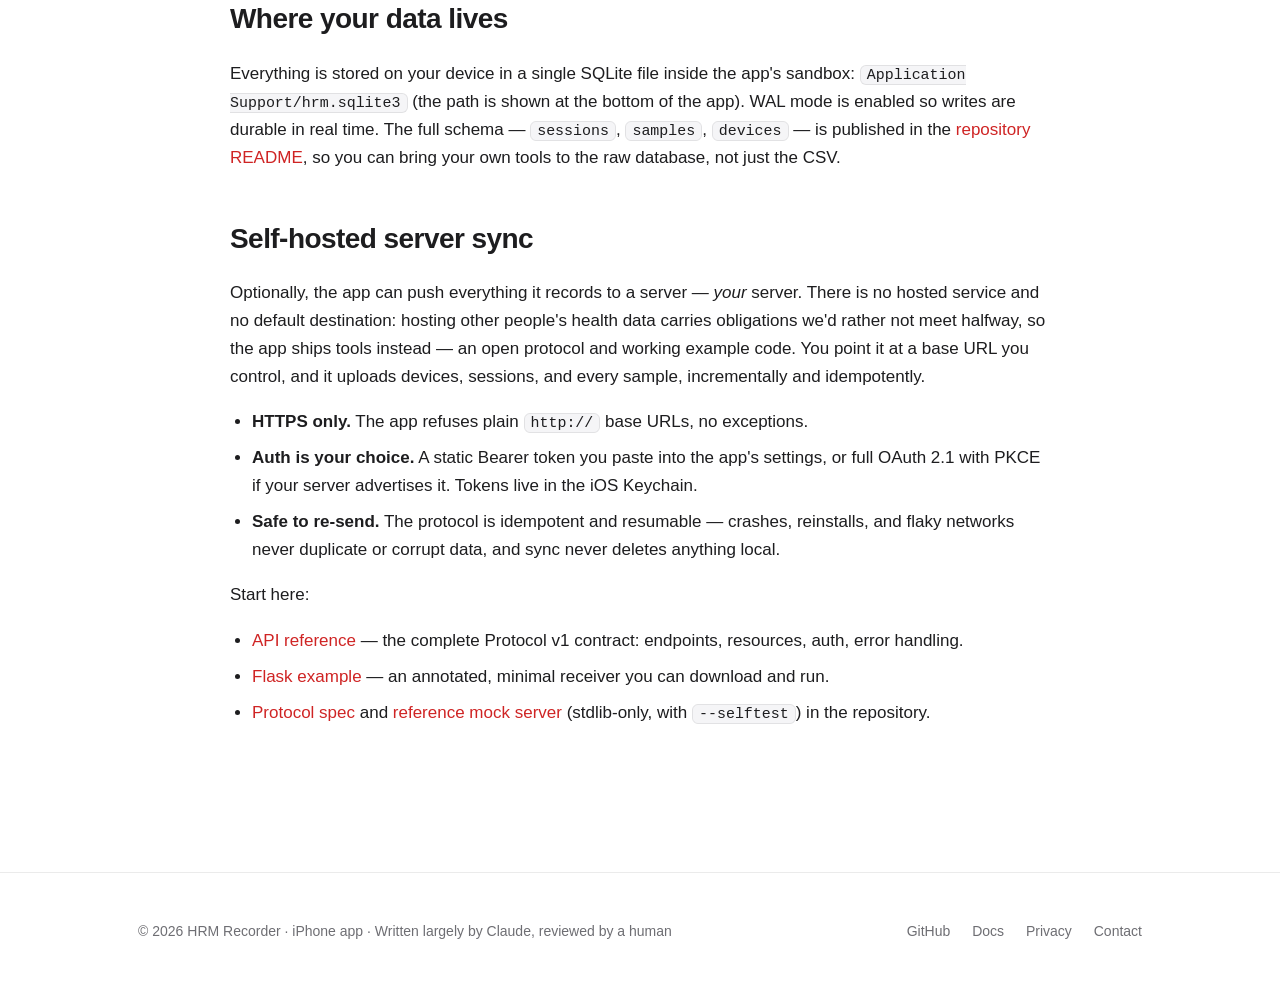
<file: website/docs/index.html>
<!doctype html>
<html lang="en">
<head>
  <meta charset="utf-8" />
  <meta name="viewport" content="width=device-width, initial-scale=1" />
  <title>Docs — HRM Recorder</title>
  <meta name="description" content="HRM Recorder documentation: getting started, CSV export format, where your data lives, and self-hosted server sync." />
  <meta name="theme-color" content="#ff2d2d" media="(prefers-color-scheme: light)" />
  <meta name="theme-color" content="#000000" media="(prefers-color-scheme: dark)" />
  <link rel="stylesheet" href="../style.css" />
  <link rel="icon" href="../favicon.ico" sizes="48x48" />
  <link rel="icon" type="image/png" sizes="32x32" href="../favicon-32.png" />
  <link rel="apple-touch-icon" href="../apple-touch-icon.png" />
</head>
<body>

<nav class="nav">
  <div class="wrap">
    <a class="brand" href="../index.html">HRM Recorder</a>
    <div class="links">
      <a href="index.html">Docs</a>
      <a href="api.html">API</a>
      <a href="flask-example.html">Flask example</a>
      <a href="../privacy.html">Privacy</a>
      <a href="https://github.com/jmaddington/HRMRecorder">GitHub</a>
    </div>
  </div>
</nav>

<section>
  <div class="wrap">
    <article class="prose docs">
      <h1>Docs.</h1>
      <p class="doc-meta">
        How the app records, what the export contains, where your data lives,
        and how to receive it on a server you run.
      </p>

      <h2>Getting started</h2>
      <ol>
        <li>
          <strong>Pair a strap.</strong> Wear any Bluetooth heart-rate sensor
          that speaks the standard Heart Rate Service (<code>0x180D</code>) —
          Garmin HRM-Pro+, Polar H10, Wahoo TICKR, and most chest straps.
          Open the app, allow Bluetooth, and pick your strap from the list.
          The app remembers it and reconnects automatically from then on.
        </li>
        <li>
          <strong>Record.</strong> Tap <em>Start Recording</em>. Every
          reading the strap sends — about one per second — is written to
          disk immediately. Recording continues with the screen off and the
          app in the background; if the strap drops out, the session resumes
          when it reconnects.
        </li>
        <li>
          <strong>Export.</strong> Export one session, or everything, as CSV
          from the sessions list. The file opens in the iOS share sheet —
          save to Files, AirDrop it, mail it.
        </li>
      </ol>

      <h2>The CSV format</h2>
      <p>
        One row per reading from the strap — roughly one per second, and a
        single row can carry several R-R intervals. Text fields are RFC-4180
        quoted, so the file opens cleanly in Excel, Numbers, pandas, and R.
        Columns, in order:
      </p>
      <div class="table-scroll">
        <table>
          <caption class="visually-hidden">CSV export columns and their meanings</caption>
          <thead>
            <tr><th scope="col">Column</th><th scope="col">Meaning</th></tr>
          </thead>
          <tbody>
            <tr><td><code>timestamp_iso</code></td><td>Sample time as an ISO-8601 string.</td></tr>
            <tr><td><code>unix_seconds</code></td><td>Sample time as Unix epoch seconds, with sub-second precision — the authoritative timestamp.</td></tr>
            <tr><td><code>session_id</code></td><td>The recording session this sample belongs to.</td></tr>
            <tr><td><code>device_name</code>, <code>manufacturer</code>, <code>model</code>, <code>firmware</code>, <code>body_location</code></td><td>Sensor identity, denormalized onto every row so each CSV is self-describing. Resolved from the per-sample strap when known, falling back to the session's primary strap.</td></tr>
            <tr><td><code>bpm</code></td><td>Heart rate reported by the strap, beats per minute.</td></tr>
            <tr><td><code>rr_ms</code></td><td>R-R intervals in <strong>milliseconds, semicolon-joined</strong> (e.g. <code>"812;806"</code>) — one Bluetooth packet can carry several intervals. The cell is double-quoted so the embedded <code>;</code> stays one cell even in locales that use <code>;</code> as the list separator. Empty if the strap didn't send R-R data.</td></tr>
            <tr><td><code>sensor_contact</code></td><td>Skin-contact status: <code>1</code> good, <code>0</code> poor, blank when the strap doesn't report it.</td></tr>
            <tr><td><code>energy_kj</code></td><td>Energy expended in kilojoules, when the strap reports it.</td></tr>
            <tr><td><code>device_id</code></td><td>Bluetooth UUID of the strap that produced this specific reading — sessions can span multiple straps. Blank for rows recorded before multi-strap support.</td></tr>
            <tr><td><code>device_strap_name</code></td><td>Advertised name of that per-sample strap.</td></tr>
          </tbody>
        </table>
      </div>

      <h2>Where your data lives</h2>
      <p>
        Everything is stored on your device in a single SQLite file inside
        the app's sandbox: <code>Application Support/hrm.sqlite3</code> (the
        path is shown at the bottom of the app). WAL mode is enabled so
        writes are durable in real time. The full schema —
        <code>sessions</code>, <code>samples</code>, <code>devices</code> —
        is published in the
        <a href="https://github.com/jmaddington/HRMRecorder/blob/main/README.md">repository README</a>,
        so you can bring your own tools to the raw database, not just the CSV.
      </p>

      <h2>Self-hosted server sync</h2>
      <p>
        Optionally, the app can push everything it records to a server —
        <em>your</em> server. There is no hosted service and no default
        destination: hosting other people's health data carries obligations
        we'd rather not meet halfway, so the app ships tools instead — an
        open protocol and working example code. You point it at a base URL
        you control, and it uploads devices, sessions, and every sample,
        incrementally and idempotently.
      </p>
      <ul>
        <li><strong>HTTPS only.</strong> The app refuses plain <code>http://</code> base URLs, no exceptions.</li>
        <li><strong>Auth is your choice.</strong> A static Bearer token you paste into the app's settings, or full OAuth 2.1 with PKCE if your server advertises it. Tokens live in the iOS Keychain.</li>
        <li><strong>Safe to re-send.</strong> The protocol is idempotent and resumable — crashes, reinstalls, and flaky networks never duplicate or corrupt data, and sync never deletes anything local.</li>
      </ul>
      <p>Start here:</p>
      <ul>
        <li><a href="api.html">API reference</a> — the complete Protocol v1 contract: endpoints, resources, auth, error handling.</li>
        <li><a href="flask-example.html">Flask example</a> — an annotated, minimal receiver you can download and run.</li>
        <li><a href="https://github.com/jmaddington/HRMRecorder/blob/main/docs/SYNC_PROTOCOL.md">Protocol spec</a> and <a href="https://github.com/jmaddington/HRMRecorder/blob/main/docs/mock_server.py">reference mock server</a> (stdlib-only, with <code>--selftest</code>) in the repository.</li>
      </ul>
    </article>
  </div>
</section>

<footer>
  <div class="wrap">
    <div>© <span id="year">2026</span> HRM Recorder · iPhone app · Written largely by Claude, reviewed by a human</div>
    <div class="links">
      <a href="https://github.com/jmaddington/HRMRecorder">GitHub</a>
      <a href="index.html">Docs</a>
      <a href="../privacy.html">Privacy</a>
      <a href="mailto:jonathan@jonathanaddington.com">Contact</a>
    </div>
  </div>
</footer>

<script>
  document.getElementById('year').textContent = new Date().getFullYear();
</script>

</body>
</html>
</file>
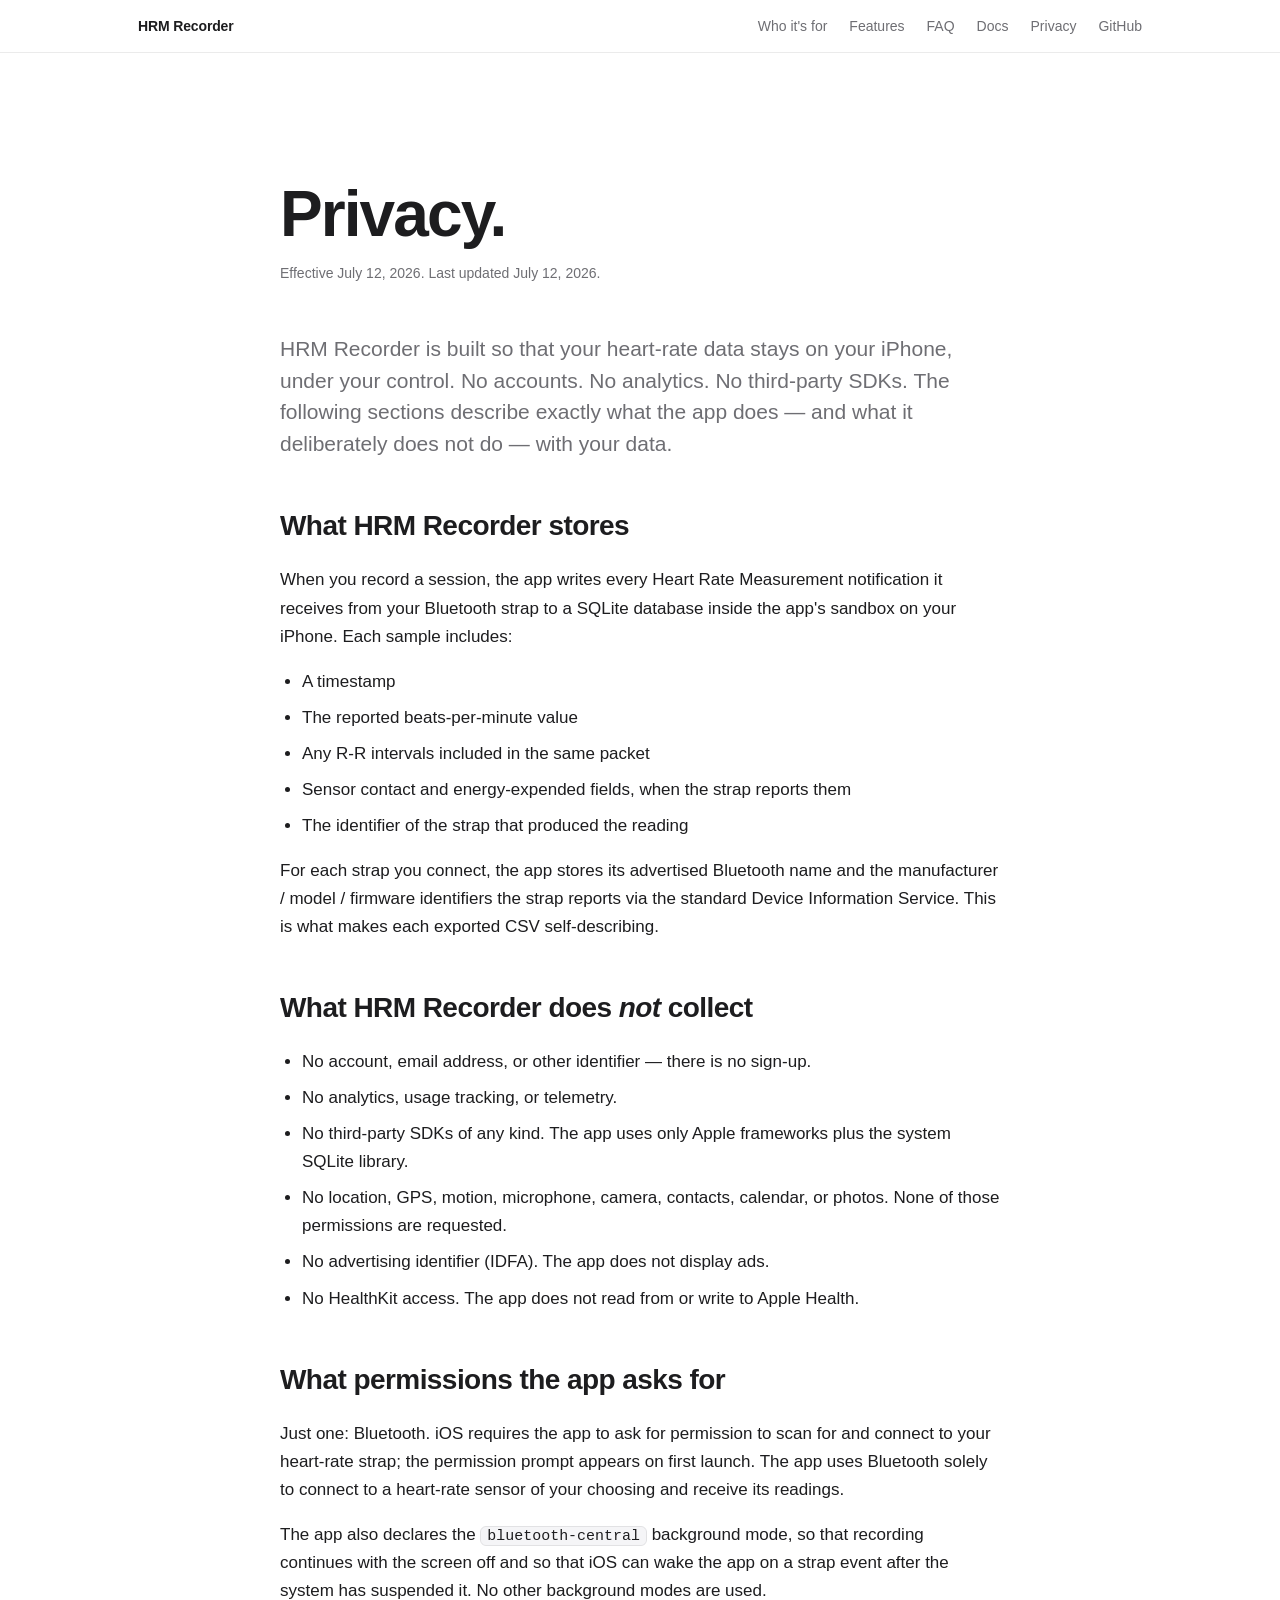
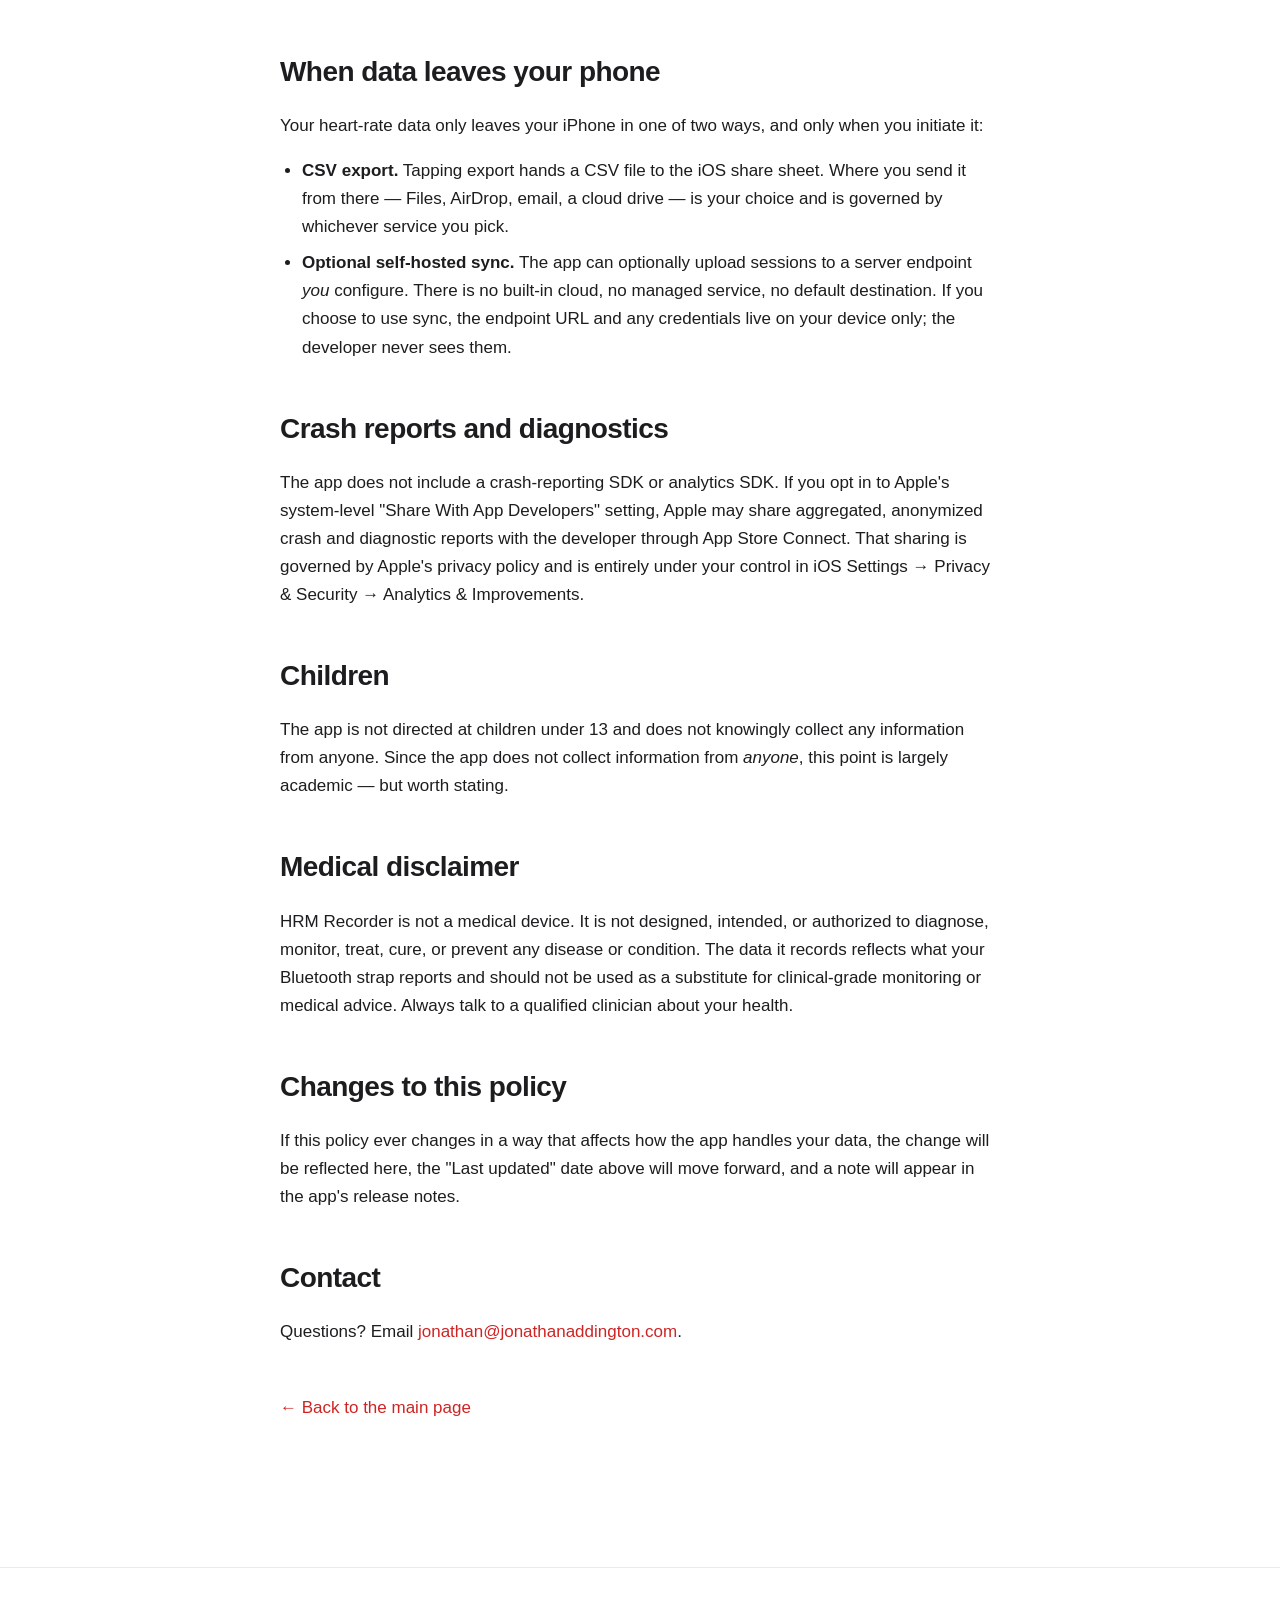
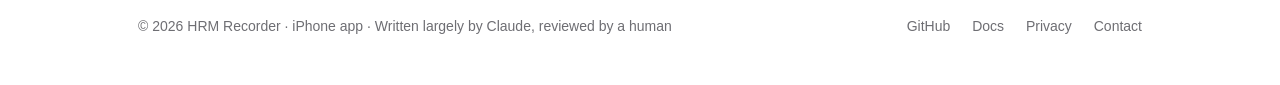
<file: website/privacy.html>
<!doctype html>
<html lang="en">
<head>
  <meta charset="utf-8" />
  <meta name="viewport" content="width=device-width, initial-scale=1" />
  <title>Privacy — HRM Recorder</title>
  <meta name="description" content="HRM Recorder privacy policy. Local-first, no tracking, no analytics, no third-party SDKs." />
  <meta name="theme-color" content="#ff2d2d" media="(prefers-color-scheme: light)" />
  <meta name="theme-color" content="#000000" media="(prefers-color-scheme: dark)" />
  <link rel="stylesheet" href="style.css" />
  <link rel="icon" href="favicon.ico" sizes="48x48" />
  <link rel="icon" type="image/png" sizes="32x32" href="favicon-32.png" />
  <link rel="apple-touch-icon" href="apple-touch-icon.png" />
</head>
<body>

<nav class="nav">
  <div class="wrap">
    <a class="brand" href="index.html">HRM Recorder</a>
    <div class="links">
      <a href="index.html#who">Who it's for</a>
      <a href="index.html#features">Features</a>
      <a href="index.html#faq">FAQ</a>
      <a href="docs/index.html">Docs</a>
      <a href="privacy.html">Privacy</a>
      <a href="https://github.com/jmaddington/HRMRecorder">GitHub</a>
    </div>
  </div>
</nav>

<section>
  <div class="wrap">
    <article class="prose">
      <h1>Privacy.</h1>
      <p class="updated">Effective <span id="effective">July 12, 2026</span>. Last updated <span id="updated">July 12, 2026</span>.</p>

      <p class="lede">
        HRM Recorder is built so that your heart-rate data stays on your iPhone,
        under your control. No accounts. No analytics. No third-party SDKs. The
        following sections describe exactly what the app does — and what it
        deliberately does not do — with your data.
      </p>

      <h2>What HRM Recorder stores</h2>
      <p>
        When you record a session, the app writes every Heart Rate Measurement
        notification it receives from your Bluetooth strap to a SQLite database
        inside the app's sandbox on your iPhone. Each sample includes:
      </p>
      <ul>
        <li>A timestamp</li>
        <li>The reported beats-per-minute value</li>
        <li>Any R-R intervals included in the same packet</li>
        <li>Sensor contact and energy-expended fields, when the strap reports them</li>
        <li>The identifier of the strap that produced the reading</li>
      </ul>
      <p>
        For each strap you connect, the app stores its advertised Bluetooth
        name and the manufacturer / model / firmware identifiers the strap
        reports via the standard Device Information Service. This is what makes
        each exported CSV self-describing.
      </p>

      <h2>What HRM Recorder does <em>not</em> collect</h2>
      <ul>
        <li>No account, email address, or other identifier — there is no sign-up.</li>
        <li>No analytics, usage tracking, or telemetry.</li>
        <li>No third-party SDKs of any kind. The app uses only Apple frameworks plus the system SQLite library.</li>
        <li>No location, GPS, motion, microphone, camera, contacts, calendar, or photos. None of those permissions are requested.</li>
        <li>No advertising identifier (IDFA). The app does not display ads.</li>
        <li>No HealthKit access. The app does not read from or write to Apple Health.</li>
      </ul>

      <h2>What permissions the app asks for</h2>
      <p>
        Just one: Bluetooth. iOS requires the app to ask for permission to scan
        for and connect to your heart-rate strap; the permission prompt appears
        on first launch. The app uses Bluetooth solely to connect to a
        heart-rate sensor of your choosing and receive its readings.
      </p>
      <p>
        The app also declares the <code>bluetooth-central</code> background
        mode, so that recording continues with the screen off and so that iOS
        can wake the app on a strap event after the system has suspended it.
        No other background modes are used.
      </p>

      <h2>When data leaves your phone</h2>
      <p>
        Your heart-rate data only leaves your iPhone in one of two ways, and
        only when you initiate it:
      </p>
      <ul>
        <li>
          <strong>CSV export.</strong> Tapping export hands a CSV file to the
          iOS share sheet. Where you send it from there — Files, AirDrop,
          email, a cloud drive — is your choice and is governed by whichever
          service you pick.
        </li>
        <li>
          <strong>Optional self-hosted sync.</strong> The app can optionally
          upload sessions to a server endpoint <em>you</em> configure. There is
          no built-in cloud, no managed service, no default destination. If you
          choose to use sync, the endpoint URL and any credentials live on your
          device only; the developer never sees them.
        </li>
      </ul>

      <h2>Crash reports and diagnostics</h2>
      <p>
        The app does not include a crash-reporting SDK or analytics SDK. If you
        opt in to Apple's system-level "Share With App Developers" setting,
        Apple may share aggregated, anonymized crash and diagnostic reports
        with the developer through App Store Connect. That sharing is governed
        by Apple's privacy policy and is entirely under your control in iOS
        Settings → Privacy & Security → Analytics & Improvements.
      </p>

      <h2>Children</h2>
      <p>
        The app is not directed at children under 13 and does not knowingly
        collect any information from anyone. Since the app does not collect
        information from <em>anyone</em>, this point is largely academic — but
        worth stating.
      </p>

      <h2>Medical disclaimer</h2>
      <p>
        HRM Recorder is not a medical device. It is not designed, intended, or
        authorized to diagnose, monitor, treat, cure, or prevent any disease or
        condition. The data it records reflects what your Bluetooth strap
        reports and should not be used as a substitute for clinical-grade
        monitoring or medical advice. Always talk to a qualified clinician
        about your health.
      </p>

      <h2>Changes to this policy</h2>
      <p>
        If this policy ever changes in a way that affects how the app handles
        your data, the change will be reflected here, the "Last updated" date
        above will move forward, and a note will appear in the app's release
        notes.
      </p>

      <h2>Contact</h2>
      <p>
        Questions? Email
        <a href="mailto:jonathan@jonathanaddington.com">jonathan@jonathanaddington.com</a>.
      </p>

      <p style="margin-top:48px;"><a href="index.html">← Back to the main page</a></p>
    </article>
  </div>
</section>

<footer>
  <div class="wrap">
    <div>© <span id="year">2026</span> HRM Recorder · iPhone app · Written largely by Claude, reviewed by a human</div>
    <div class="links">
      <a href="https://github.com/jmaddington/HRMRecorder">GitHub</a>
      <a href="docs/index.html">Docs</a>
      <a href="privacy.html">Privacy</a>
      <a href="mailto:jonathan@jonathanaddington.com">Contact</a>
    </div>
  </div>
</footer>

<script>
  document.getElementById('year').textContent = new Date().getFullYear();
  // AIDEV-NOTE: 'effective' / 'updated' are static placeholders; bump by hand on policy changes.
</script>

</body>
</html>
</file>
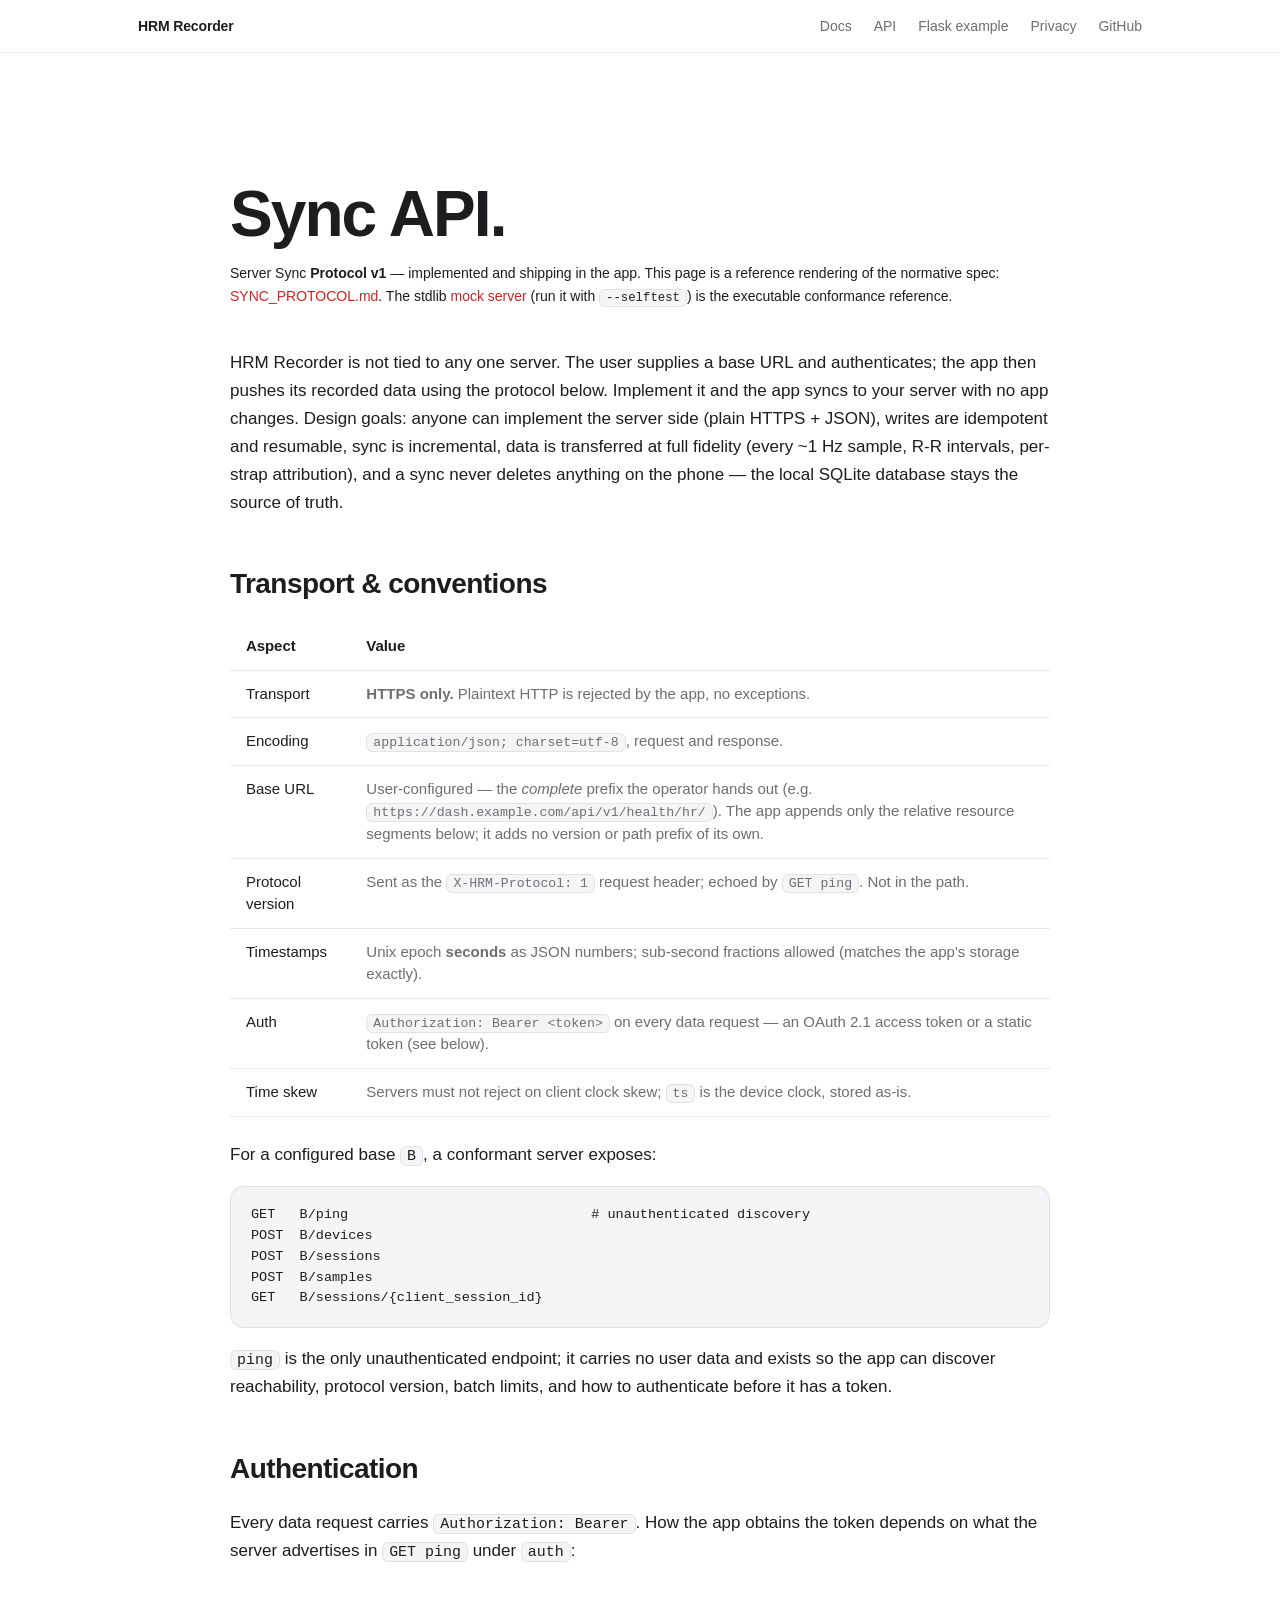
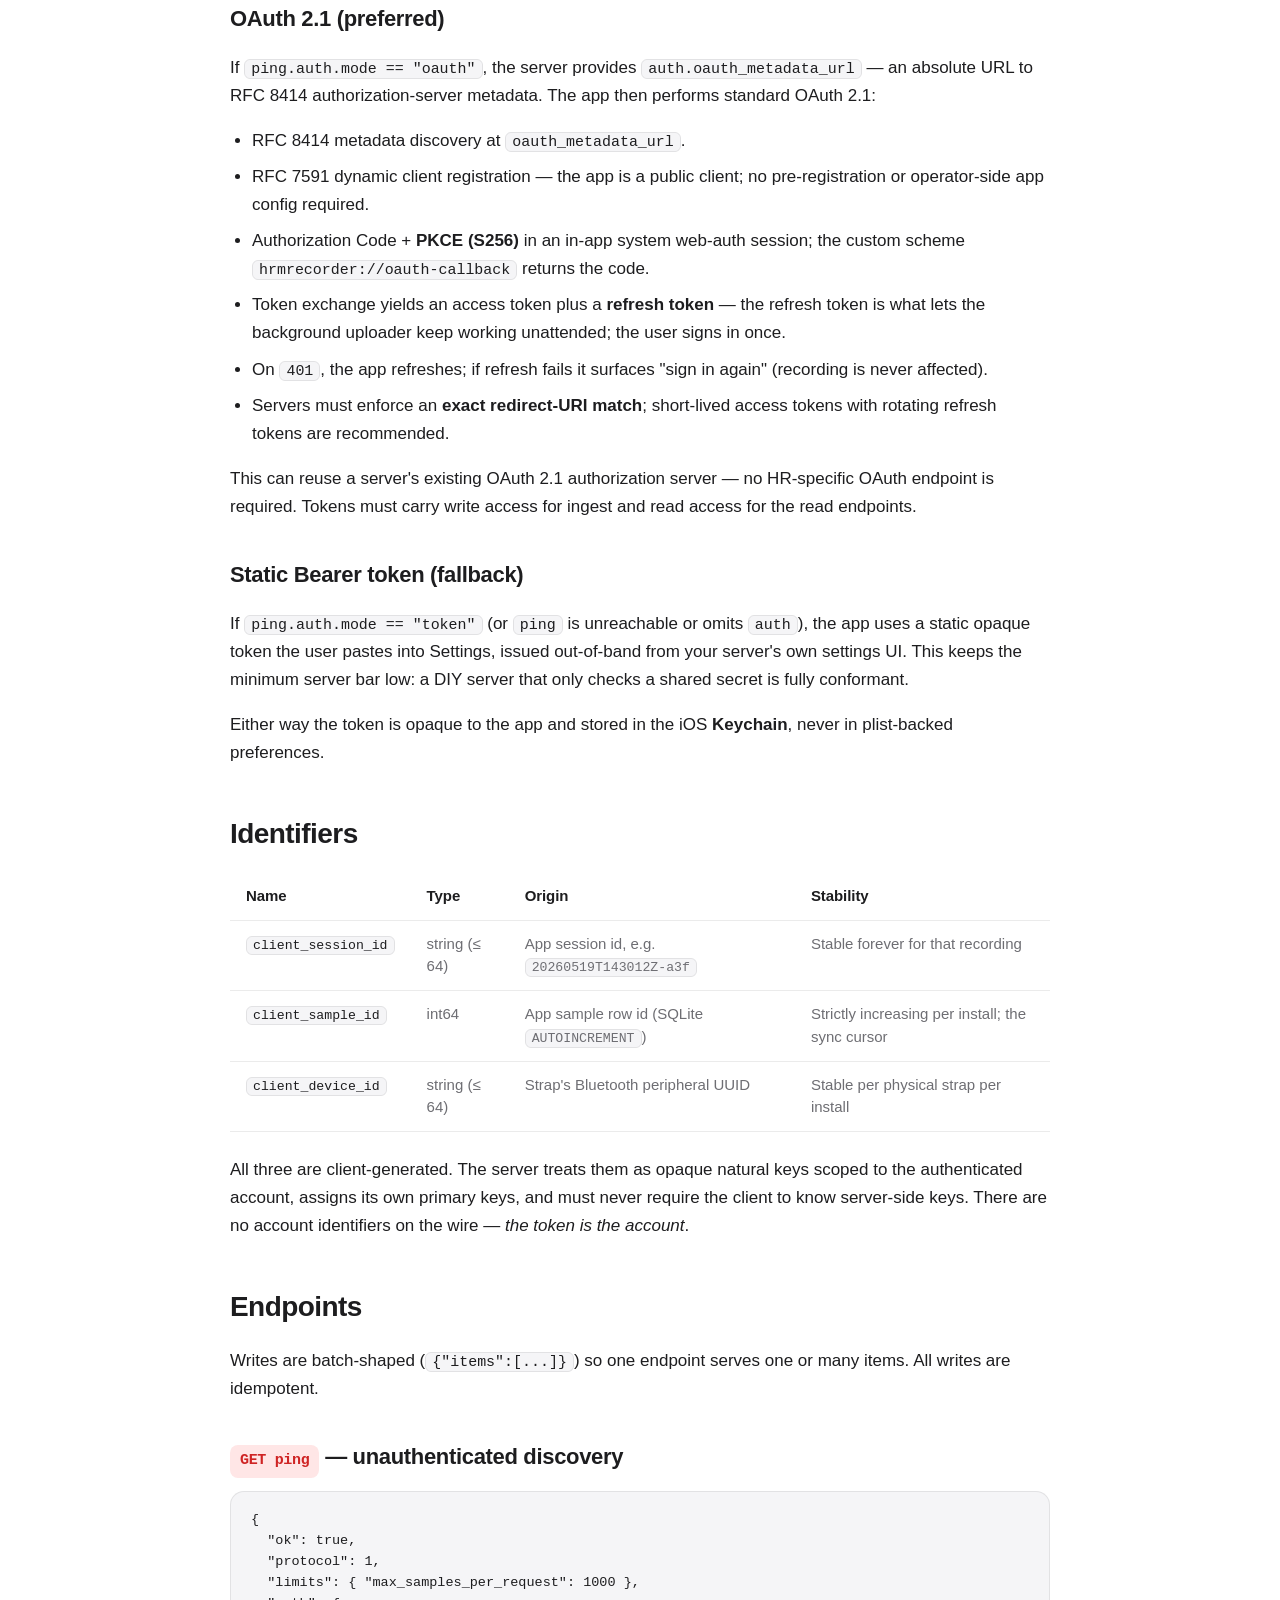
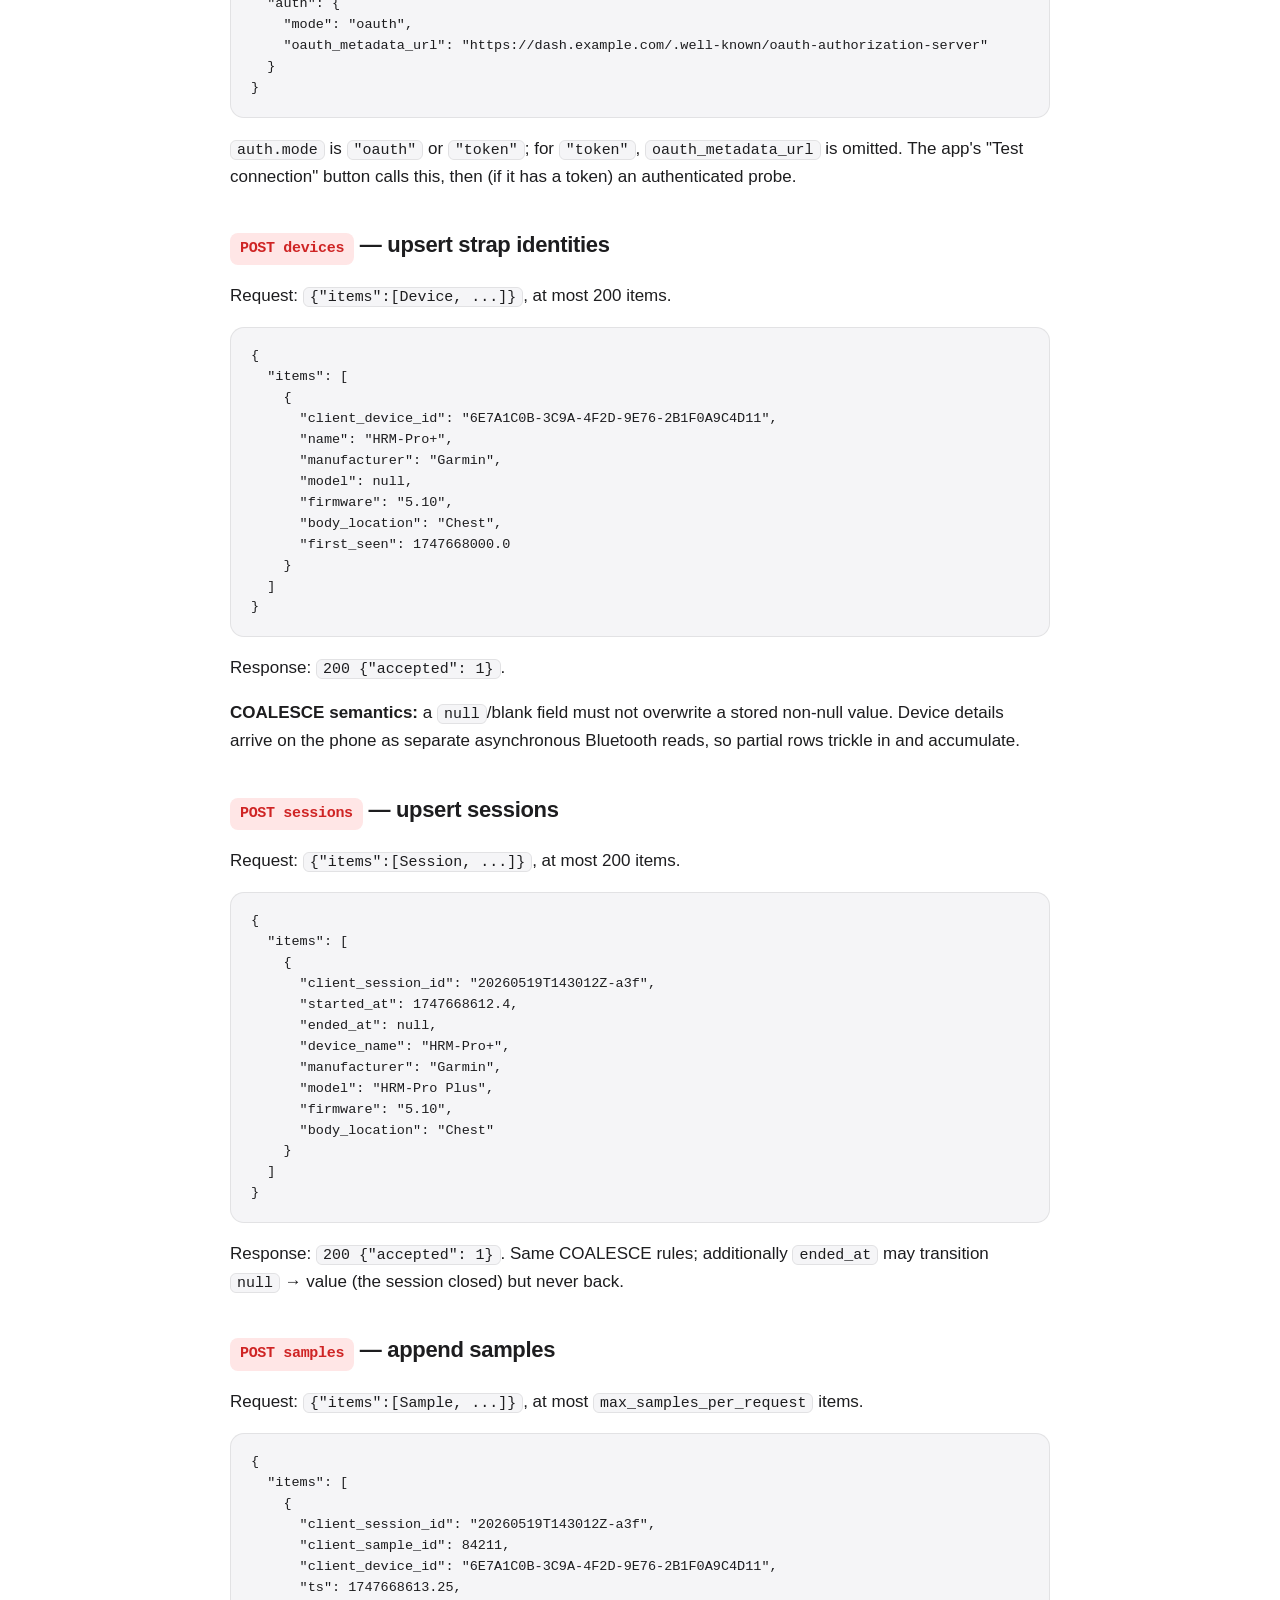
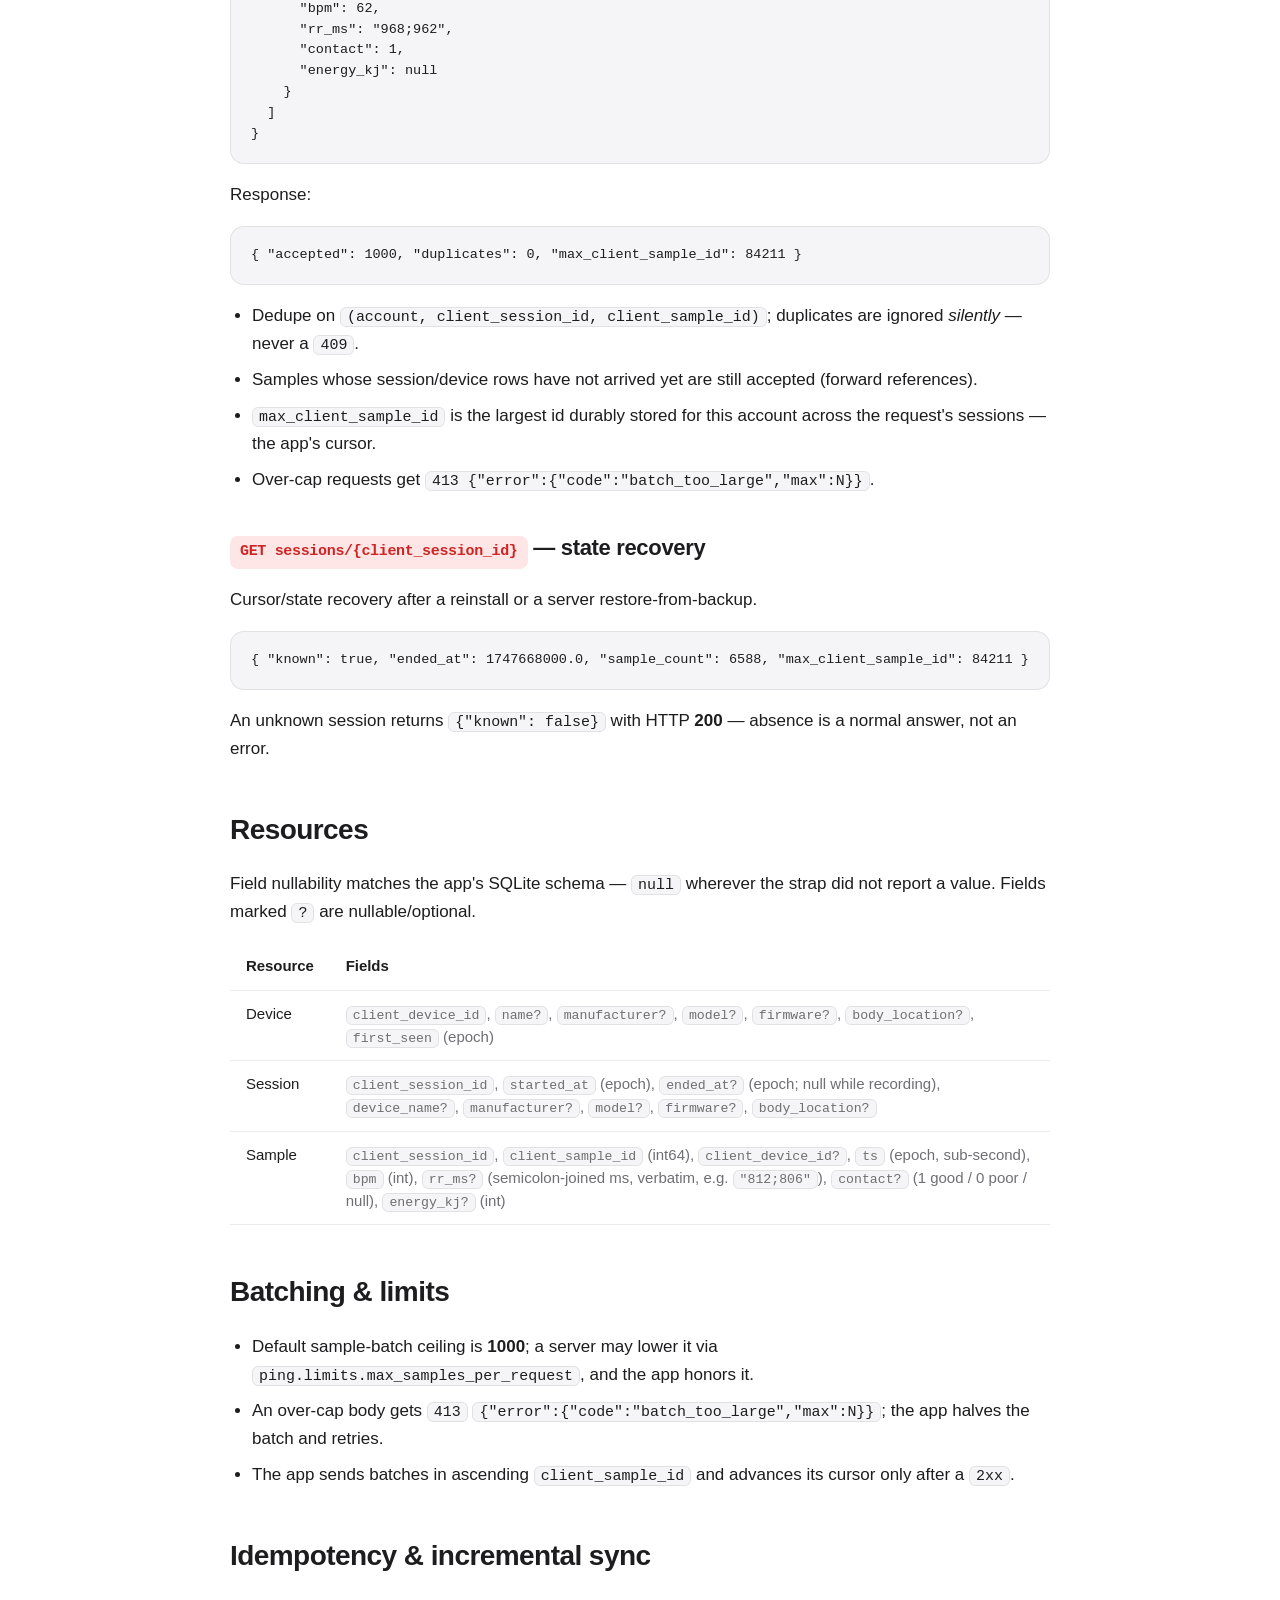
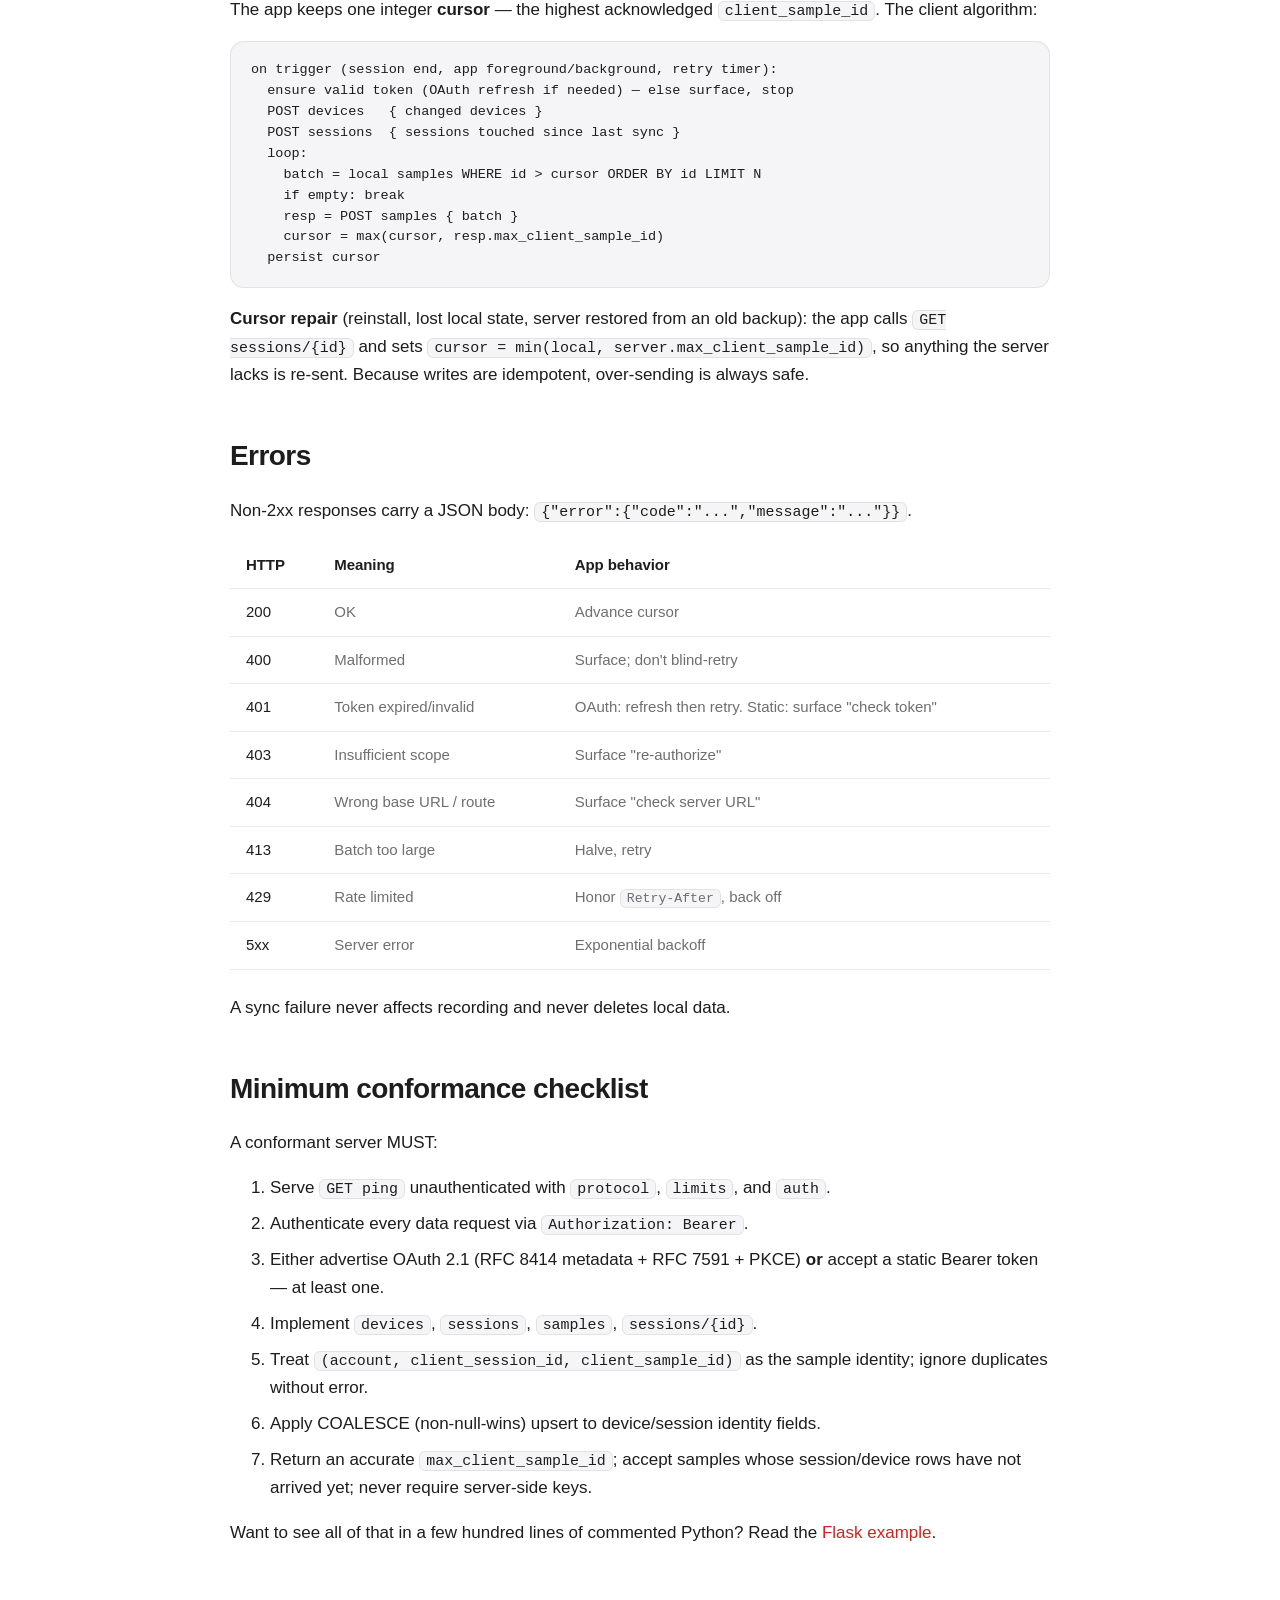
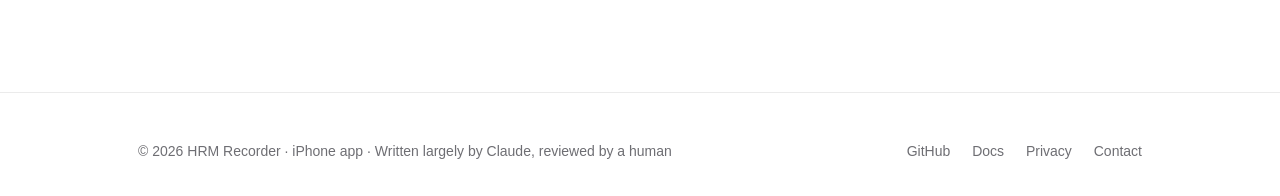
<file: website/docs/api.html>
<!doctype html>
<html lang="en">
<head>
  <meta charset="utf-8" />
  <meta name="viewport" content="width=device-width, initial-scale=1" />
  <title>Sync API reference — HRM Recorder</title>
  <meta name="description" content="HRM Recorder Server Sync Protocol v1 reference: endpoints, authentication, resources, batching, idempotency, and the conformance checklist for self-hosted receivers." />
  <meta name="theme-color" content="#ff2d2d" media="(prefers-color-scheme: light)" />
  <meta name="theme-color" content="#000000" media="(prefers-color-scheme: dark)" />
  <link rel="stylesheet" href="../style.css" />
  <link rel="icon" href="../favicon.ico" sizes="48x48" />
  <link rel="icon" type="image/png" sizes="32x32" href="../favicon-32.png" />
  <link rel="apple-touch-icon" href="../apple-touch-icon.png" />
</head>
<body>

<!-- AIDEV-NOTE: mirrors docs/SYNC_PROTOCOL.md (normative). Don't invent endpoints/fields; update both together. -->
<nav class="nav">
  <div class="wrap">
    <a class="brand" href="../index.html">HRM Recorder</a>
    <div class="links">
      <a href="index.html">Docs</a>
      <a href="api.html">API</a>
      <a href="flask-example.html">Flask example</a>
      <a href="../privacy.html">Privacy</a>
      <a href="https://github.com/jmaddington/HRMRecorder">GitHub</a>
    </div>
  </div>
</nav>

<section>
  <div class="wrap">
    <article class="prose docs">
      <h1>Sync API.</h1>
      <p class="doc-meta">
        Server Sync <strong>Protocol v1</strong> — implemented and shipping
        in the app. This page is a reference rendering of the normative spec:
        <a href="https://github.com/jmaddington/HRMRecorder/blob/main/docs/SYNC_PROTOCOL.md">SYNC_PROTOCOL.md</a>.
        The stdlib
        <a href="https://github.com/jmaddington/HRMRecorder/blob/main/docs/mock_server.py">mock server</a>
        (run it with <code>--selftest</code>) is the executable conformance
        reference.
      </p>

      <p>
        HRM Recorder is not tied to any one server. The user supplies a base
        URL and authenticates; the app then pushes its recorded data using
        the protocol below. Implement it and the app syncs to your server
        with no app changes. Design goals: anyone can implement the server
        side (plain HTTPS + JSON), writes are idempotent and resumable, sync
        is incremental, data is transferred at full fidelity (every ~1&nbsp;Hz
        sample, R-R intervals, per-strap attribution), and a sync never
        deletes anything on the phone — the local SQLite database stays the
        source of truth.
      </p>

      <h2>Transport &amp; conventions</h2>
      <div class="table-scroll">
        <table>
          <caption class="visually-hidden">Transport and protocol conventions</caption>
          <thead><tr><th scope="col">Aspect</th><th scope="col">Value</th></tr></thead>
          <tbody>
            <tr><td>Transport</td><td><strong>HTTPS only.</strong> Plaintext HTTP is rejected by the app, no exceptions.</td></tr>
            <tr><td>Encoding</td><td><code>application/json; charset=utf-8</code>, request and response.</td></tr>
            <tr><td>Base URL</td><td>User-configured — the <em>complete</em> prefix the operator hands out (e.g. <code>https://dash.example.com/api/v1/health/hr/</code>). The app appends only the relative resource segments below; it adds no version or path prefix of its own.</td></tr>
            <tr><td>Protocol version</td><td>Sent as the <code>X-HRM-Protocol: 1</code> request header; echoed by <code>GET ping</code>. Not in the path.</td></tr>
            <tr><td>Timestamps</td><td>Unix epoch <strong>seconds</strong> as JSON numbers; sub-second fractions allowed (matches the app's storage exactly).</td></tr>
            <tr><td>Auth</td><td><code>Authorization: Bearer &lt;token&gt;</code> on every data request — an OAuth 2.1 access token or a static token (see below).</td></tr>
            <tr><td>Time skew</td><td>Servers must not reject on client clock skew; <code>ts</code> is the device clock, stored as-is.</td></tr>
          </tbody>
        </table>
      </div>

      <p>For a configured base <code>B</code>, a conformant server exposes:</p>
      <pre><code>GET   B/ping                              # unauthenticated discovery
POST  B/devices
POST  B/sessions
POST  B/samples
GET   B/sessions/{client_session_id}</code></pre>
      <p>
        <code>ping</code> is the only unauthenticated endpoint; it carries no
        user data and exists so the app can discover reachability, protocol
        version, batch limits, and how to authenticate before it has a token.
      </p>

      <h2>Authentication</h2>
      <p>
        Every data request carries <code>Authorization: Bearer</code>. How
        the app obtains the token depends on what the server advertises in
        <code>GET ping</code> under <code>auth</code>:
      </p>

      <h3>OAuth 2.1 (preferred)</h3>
      <p>
        If <code>ping.auth.mode == "oauth"</code>, the server provides
        <code>auth.oauth_metadata_url</code> — an absolute URL to RFC 8414
        authorization-server metadata. The app then performs standard
        OAuth 2.1:
      </p>
      <ul>
        <li>RFC 8414 metadata discovery at <code>oauth_metadata_url</code>.</li>
        <li>RFC 7591 dynamic client registration — the app is a public client; no pre-registration or operator-side app config required.</li>
        <li>Authorization Code + <strong>PKCE (S256)</strong> in an in-app system web-auth session; the custom scheme <code>hrmrecorder://oauth-callback</code> returns the code.</li>
        <li>Token exchange yields an access token plus a <strong>refresh token</strong> — the refresh token is what lets the background uploader keep working unattended; the user signs in once.</li>
        <li>On <code>401</code>, the app refreshes; if refresh fails it surfaces "sign in again" (recording is never affected).</li>
        <li>Servers must enforce an <strong>exact redirect-URI match</strong>; short-lived access tokens with rotating refresh tokens are recommended.</li>
      </ul>
      <p>
        This can reuse a server's existing OAuth 2.1 authorization server —
        no HR-specific OAuth endpoint is required. Tokens must carry write
        access for ingest and read access for the read endpoints.
      </p>

      <h3>Static Bearer token (fallback)</h3>
      <p>
        If <code>ping.auth.mode == "token"</code> (or <code>ping</code> is
        unreachable or omits <code>auth</code>), the app uses a static opaque
        token the user pastes into Settings, issued out-of-band from your
        server's own settings UI. This keeps the minimum server bar low: a
        DIY server that only checks a shared secret is fully conformant.
      </p>
      <p>
        Either way the token is opaque to the app and stored in the iOS
        <strong>Keychain</strong>, never in plist-backed preferences.
      </p>

      <h2>Identifiers</h2>
      <div class="table-scroll">
        <table>
          <caption class="visually-hidden">Client-generated identifiers</caption>
          <thead><tr><th scope="col">Name</th><th scope="col">Type</th><th scope="col">Origin</th><th scope="col">Stability</th></tr></thead>
          <tbody>
            <tr><td><code>client_session_id</code></td><td>string (≤ 64)</td><td>App session id, e.g. <code>20260519T143012Z-a3f</code></td><td>Stable forever for that recording</td></tr>
            <tr><td><code>client_sample_id</code></td><td>int64</td><td>App sample row id (SQLite <code>AUTOINCREMENT</code>)</td><td>Strictly increasing per install; the sync cursor</td></tr>
            <tr><td><code>client_device_id</code></td><td>string (≤ 64)</td><td>Strap's Bluetooth peripheral UUID</td><td>Stable per physical strap per install</td></tr>
          </tbody>
        </table>
      </div>
      <p>
        All three are client-generated. The server treats them as opaque
        natural keys scoped to the authenticated account, assigns its own
        primary keys, and must never require the client to know server-side
        keys. There are no account identifiers on the wire — <em>the token is
        the account</em>.
      </p>

      <h2>Endpoints</h2>
      <p>
        Writes are batch-shaped (<code>{"items":[...]}</code>) so one
        endpoint serves one or many items. All writes are idempotent.
      </p>

      <h3><span class="endpoint">GET ping</span> — unauthenticated discovery</h3>
      <pre><code>{
  "ok": true,
  "protocol": 1,
  "limits": { "max_samples_per_request": 1000 },
  "auth": {
    "mode": "oauth",
    "oauth_metadata_url": "https://dash.example.com/.well-known/oauth-authorization-server"
  }
}</code></pre>
      <p>
        <code>auth.mode</code> is <code>"oauth"</code> or
        <code>"token"</code>; for <code>"token"</code>,
        <code>oauth_metadata_url</code> is omitted. The app's "Test
        connection" button calls this, then (if it has a token) an
        authenticated probe.
      </p>

      <h3><span class="endpoint">POST devices</span> — upsert strap identities</h3>
      <p>Request: <code>{"items":[Device, ...]}</code>, at most 200 items.</p>
      <pre><code>{
  "items": [
    {
      "client_device_id": "6E7A1C0B-3C9A-4F2D-9E76-2B1F0A9C4D11",
      "name": "HRM-Pro+",
      "manufacturer": "Garmin",
      "model": null,
      "firmware": "5.10",
      "body_location": "Chest",
      "first_seen": 1747668000.0
    }
  ]
}</code></pre>
      <p>Response: <code>200 {"accepted": 1}</code>.</p>
      <p>
        <strong>COALESCE semantics:</strong> a <code>null</code>/blank field
        must not overwrite a stored non-null value. Device details arrive on
        the phone as separate asynchronous Bluetooth reads, so partial rows
        trickle in and accumulate.
      </p>

      <h3><span class="endpoint">POST sessions</span> — upsert sessions</h3>
      <p>Request: <code>{"items":[Session, ...]}</code>, at most 200 items.</p>
      <pre><code>{
  "items": [
    {
      "client_session_id": "20260519T143012Z-a3f",
      "started_at": 1747668612.4,
      "ended_at": null,
      "device_name": "HRM-Pro+",
      "manufacturer": "Garmin",
      "model": "HRM-Pro Plus",
      "firmware": "5.10",
      "body_location": "Chest"
    }
  ]
}</code></pre>
      <p>
        Response: <code>200 {"accepted": 1}</code>. Same COALESCE rules;
        additionally <code>ended_at</code> may transition
        <code>null</code>&nbsp;→&nbsp;value (the session closed) but never
        back.
      </p>

      <h3><span class="endpoint">POST samples</span> — append samples</h3>
      <p>
        Request: <code>{"items":[Sample, ...]}</code>, at most
        <code>max_samples_per_request</code> items.
      </p>
      <pre><code>{
  "items": [
    {
      "client_session_id": "20260519T143012Z-a3f",
      "client_sample_id": 84211,
      "client_device_id": "6E7A1C0B-3C9A-4F2D-9E76-2B1F0A9C4D11",
      "ts": 1747668613.25,
      "bpm": 62,
      "rr_ms": "968;962",
      "contact": 1,
      "energy_kj": null
    }
  ]
}</code></pre>
      <p>Response:</p>
      <pre><code>{ "accepted": 1000, "duplicates": 0, "max_client_sample_id": 84211 }</code></pre>
      <ul>
        <li>Dedupe on <code>(account, client_session_id, client_sample_id)</code>; duplicates are ignored <em>silently</em> — never a <code>409</code>.</li>
        <li>Samples whose session/device rows have not arrived yet are still accepted (forward references).</li>
        <li><code>max_client_sample_id</code> is the largest id durably stored for this account across the request's sessions — the app's cursor.</li>
        <li>Over-cap requests get <code>413 {"error":{"code":"batch_too_large","max":N}}</code>.</li>
      </ul>

      <h3><span class="endpoint">GET sessions/{client_session_id}</span> — state recovery</h3>
      <p>Cursor/state recovery after a reinstall or a server restore-from-backup.</p>
      <pre><code>{ "known": true, "ended_at": 1747668000.0, "sample_count": 6588, "max_client_sample_id": 84211 }</code></pre>
      <p>
        An unknown session returns <code>{"known": false}</code> with
        HTTP&nbsp;<strong>200</strong> — absence is a normal answer, not an
        error.
      </p>

      <h2>Resources</h2>
      <p>
        Field nullability matches the app's SQLite schema — <code>null</code>
        wherever the strap did not report a value. Fields marked
        <code>?</code> are nullable/optional.
      </p>
      <div class="table-scroll">
        <table>
          <caption class="visually-hidden">Resource field definitions</caption>
          <thead><tr><th scope="col">Resource</th><th scope="col">Fields</th></tr></thead>
          <tbody>
            <tr>
              <td>Device</td>
              <td><code>client_device_id</code>, <code>name?</code>, <code>manufacturer?</code>, <code>model?</code>, <code>firmware?</code>, <code>body_location?</code>, <code>first_seen</code> (epoch)</td>
            </tr>
            <tr>
              <td>Session</td>
              <td><code>client_session_id</code>, <code>started_at</code> (epoch), <code>ended_at?</code> (epoch; null while recording), <code>device_name?</code>, <code>manufacturer?</code>, <code>model?</code>, <code>firmware?</code>, <code>body_location?</code></td>
            </tr>
            <tr>
              <td>Sample</td>
              <td><code>client_session_id</code>, <code>client_sample_id</code> (int64), <code>client_device_id?</code>, <code>ts</code> (epoch, sub-second), <code>bpm</code> (int), <code>rr_ms?</code> (semicolon-joined ms, verbatim, e.g. <code>"812;806"</code>), <code>contact?</code> (1 good / 0 poor / null), <code>energy_kj?</code> (int)</td>
            </tr>
          </tbody>
        </table>
      </div>

      <h2>Batching &amp; limits</h2>
      <ul>
        <li>Default sample-batch ceiling is <strong>1000</strong>; a server may lower it via <code>ping.limits.max_samples_per_request</code>, and the app honors it.</li>
        <li>An over-cap body gets <code>413</code> <code>{"error":{"code":"batch_too_large","max":N}}</code>; the app halves the batch and retries.</li>
        <li>The app sends batches in ascending <code>client_sample_id</code> and advances its cursor only after a <code>2xx</code>.</li>
      </ul>

      <h2>Idempotency &amp; incremental sync</h2>
      <p>
        The app keeps one integer <strong>cursor</strong> — the highest
        acknowledged <code>client_sample_id</code>. The client algorithm:
      </p>
      <pre><code>on trigger (session end, app foreground/background, retry timer):
  ensure valid token (OAuth refresh if needed) — else surface, stop
  POST devices   { changed devices }
  POST sessions  { sessions touched since last sync }
  loop:
    batch = local samples WHERE id &gt; cursor ORDER BY id LIMIT N
    if empty: break
    resp = POST samples { batch }
    cursor = max(cursor, resp.max_client_sample_id)
  persist cursor</code></pre>
      <p>
        <strong>Cursor repair</strong> (reinstall, lost local state, server
        restored from an old backup): the app calls
        <code>GET sessions/{id}</code> and sets
        <code>cursor&nbsp;=&nbsp;min(local, server.max_client_sample_id)</code>,
        so anything the server lacks is re-sent. Because writes are
        idempotent, over-sending is always safe.
      </p>

      <h2>Errors</h2>
      <p>Non-2xx responses carry a JSON body: <code>{"error":{"code":"...","message":"..."}}</code>.</p>
      <div class="table-scroll">
        <table>
          <caption class="visually-hidden">HTTP status codes and app behavior</caption>
          <thead><tr><th scope="col">HTTP</th><th scope="col">Meaning</th><th scope="col">App behavior</th></tr></thead>
          <tbody>
            <tr><td>200</td><td>OK</td><td>Advance cursor</td></tr>
            <tr><td>400</td><td>Malformed</td><td>Surface; don't blind-retry</td></tr>
            <tr><td>401</td><td>Token expired/invalid</td><td>OAuth: refresh then retry. Static: surface "check token"</td></tr>
            <tr><td>403</td><td>Insufficient scope</td><td>Surface "re-authorize"</td></tr>
            <tr><td>404</td><td>Wrong base URL / route</td><td>Surface "check server URL"</td></tr>
            <tr><td>413</td><td>Batch too large</td><td>Halve, retry</td></tr>
            <tr><td>429</td><td>Rate limited</td><td>Honor <code>Retry-After</code>, back off</td></tr>
            <tr><td>5xx</td><td>Server error</td><td>Exponential backoff</td></tr>
          </tbody>
        </table>
      </div>
      <p>
        A sync failure never affects recording and never deletes local data.
      </p>

      <h2>Minimum conformance checklist</h2>
      <p>A conformant server MUST:</p>
      <ol>
        <li>Serve <code>GET ping</code> unauthenticated with <code>protocol</code>, <code>limits</code>, and <code>auth</code>.</li>
        <li>Authenticate every data request via <code>Authorization: Bearer</code>.</li>
        <li>Either advertise OAuth 2.1 (RFC 8414 metadata + RFC 7591 + PKCE) <strong>or</strong> accept a static Bearer token — at least one.</li>
        <li>Implement <code>devices</code>, <code>sessions</code>, <code>samples</code>, <code>sessions/{id}</code>.</li>
        <li>Treat <code>(account, client_session_id, client_sample_id)</code> as the sample identity; ignore duplicates without error.</li>
        <li>Apply COALESCE (non-null-wins) upsert to device/session identity fields.</li>
        <li>Return an accurate <code>max_client_sample_id</code>; accept samples whose session/device rows have not arrived yet; never require server-side keys.</li>
      </ol>
      <p>
        Want to see all of that in a few hundred lines of commented Python?
        Read the <a href="flask-example.html">Flask example</a>.
      </p>
    </article>
  </div>
</section>

<footer>
  <div class="wrap">
    <div>© <span id="year">2026</span> HRM Recorder · iPhone app · Written largely by Claude, reviewed by a human</div>
    <div class="links">
      <a href="https://github.com/jmaddington/HRMRecorder">GitHub</a>
      <a href="index.html">Docs</a>
      <a href="../privacy.html">Privacy</a>
      <a href="mailto:jonathan@jonathanaddington.com">Contact</a>
    </div>
  </div>
</footer>

<script>
  document.getElementById('year').textContent = new Date().getFullYear();
</script>

</body>
</html>
</file>
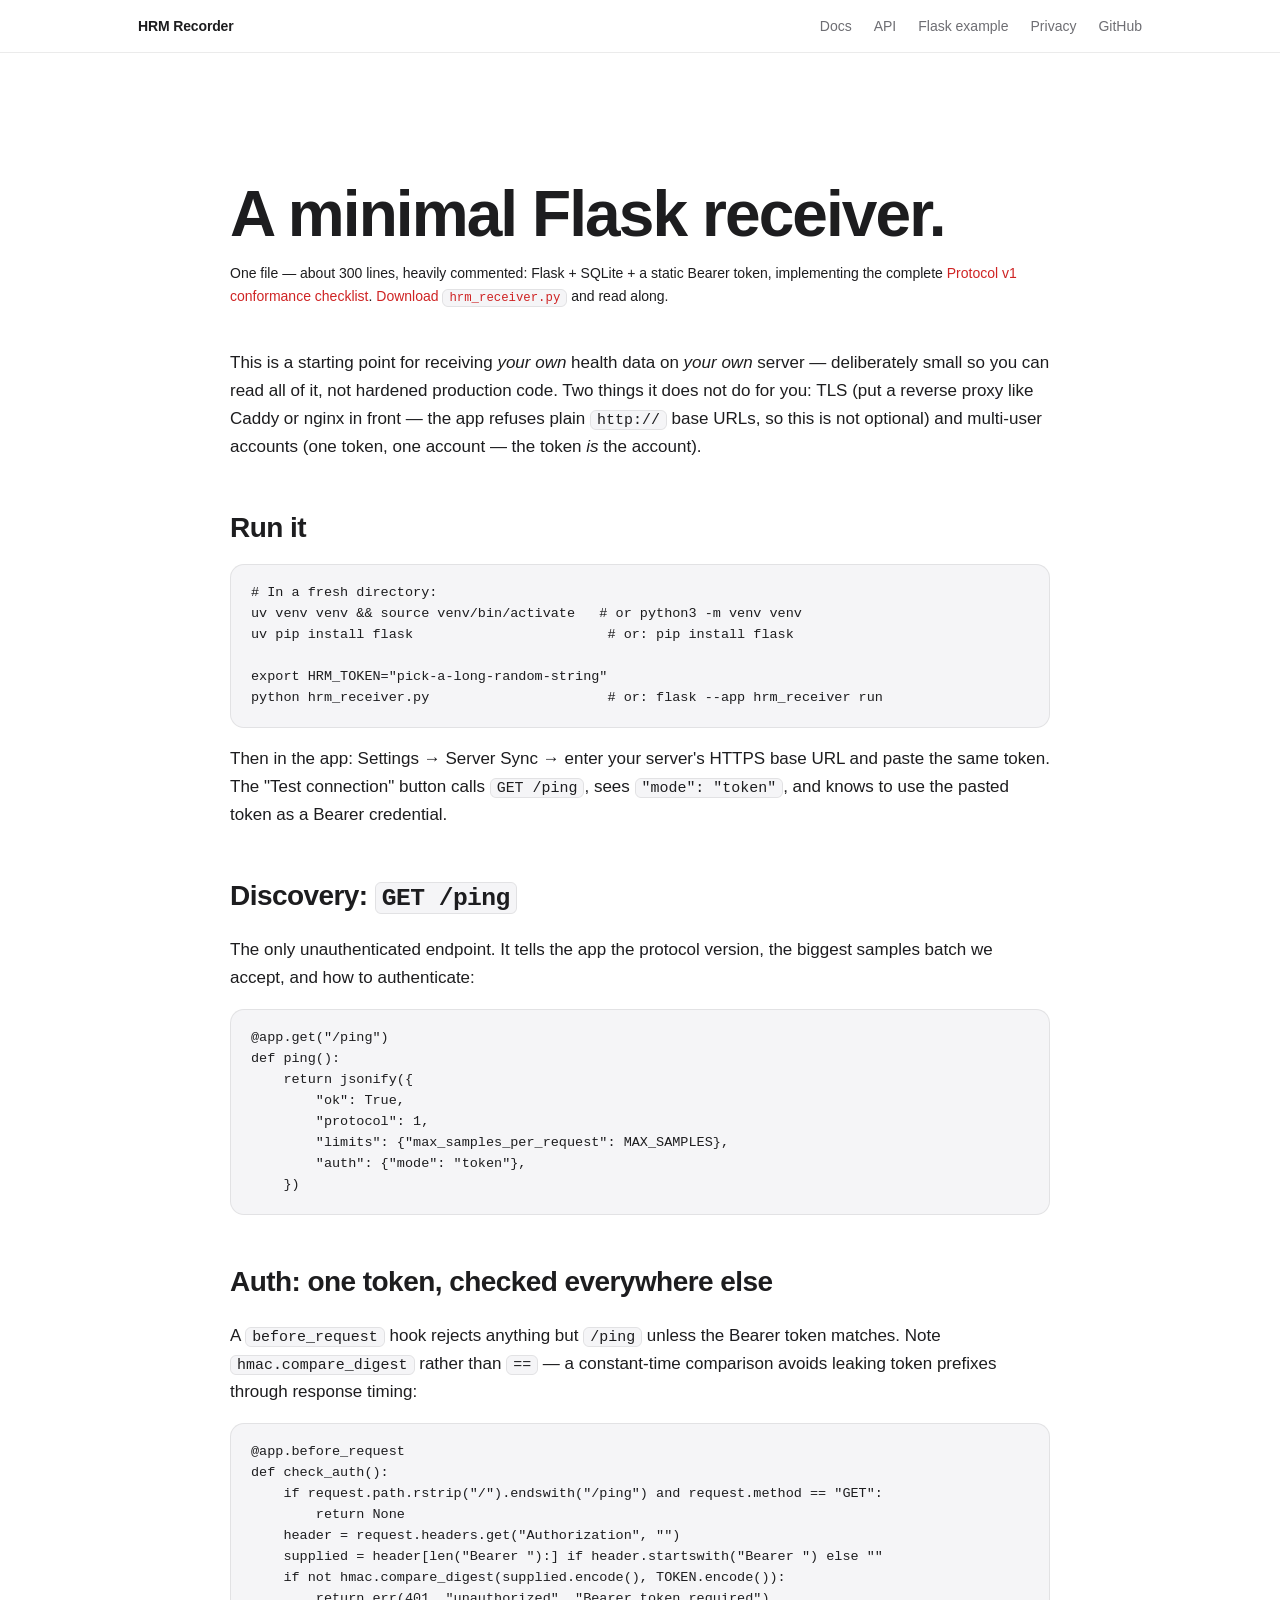
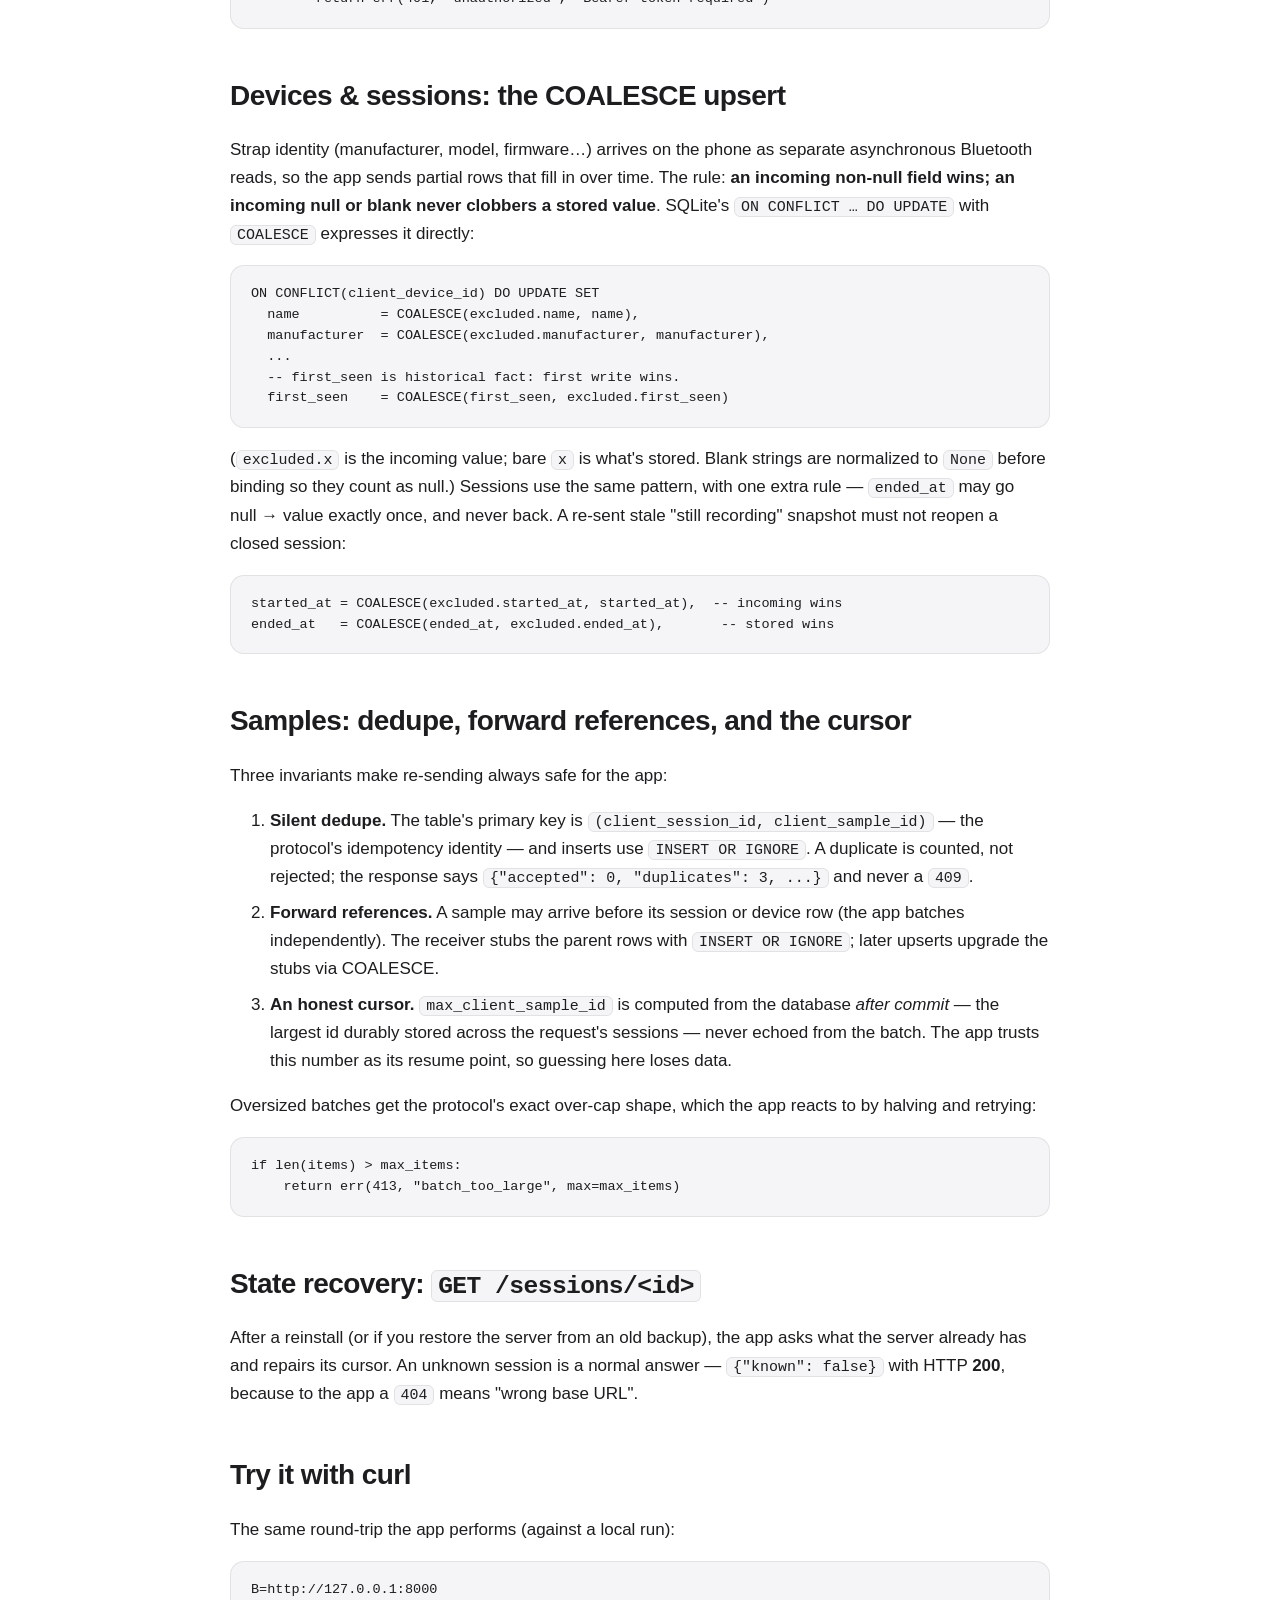
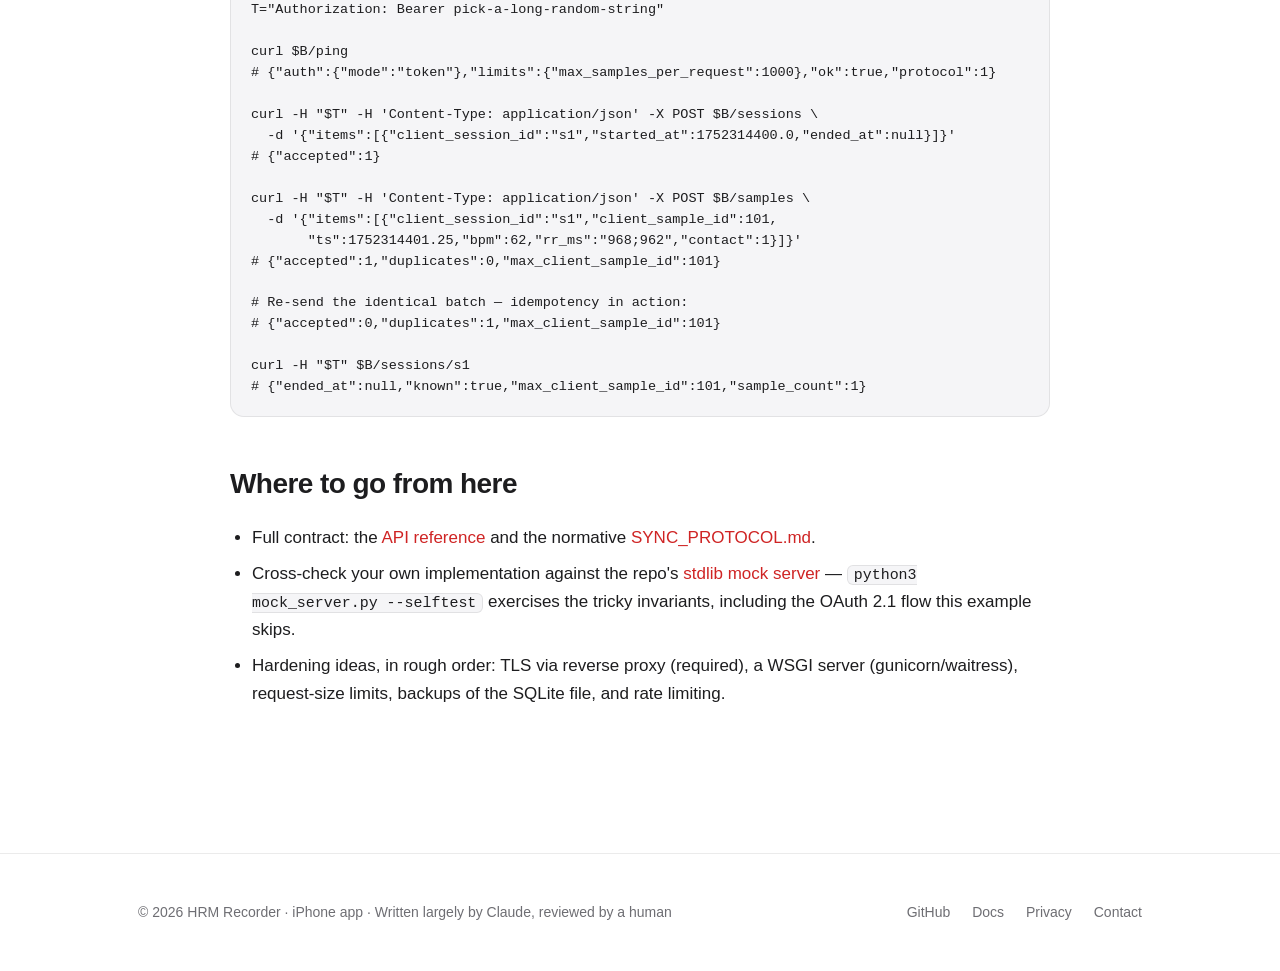
<file: website/docs/flask-example.html>
<!doctype html>
<html lang="en">
<head>
  <meta charset="utf-8" />
  <meta name="viewport" content="width=device-width, initial-scale=1" />
  <title>Flask receiver example — HRM Recorder</title>
  <meta name="description" content="A minimal, annotated Flask server that receives HRM Recorder sync data: static token auth, SQLite storage, and the full Protocol v1 conformance checklist in one downloadable file." />
  <meta name="theme-color" content="#ff2d2d" media="(prefers-color-scheme: light)" />
  <meta name="theme-color" content="#000000" media="(prefers-color-scheme: dark)" />
  <link rel="stylesheet" href="../style.css" />
  <link rel="icon" href="../favicon.ico" sizes="48x48" />
  <link rel="icon" type="image/png" sizes="32x32" href="../favicon-32.png" />
  <link rel="apple-touch-icon" href="../apple-touch-icon.png" />
</head>
<body>

<nav class="nav">
  <div class="wrap">
    <a class="brand" href="../index.html">HRM Recorder</a>
    <div class="links">
      <a href="index.html">Docs</a>
      <a href="api.html">API</a>
      <a href="flask-example.html">Flask example</a>
      <a href="../privacy.html">Privacy</a>
      <a href="https://github.com/jmaddington/HRMRecorder">GitHub</a>
    </div>
  </div>
</nav>

<section>
  <div class="wrap">
    <article class="prose docs">
      <h1>A minimal Flask receiver.</h1>
      <p class="doc-meta">
        One file — about 300 lines, heavily commented: Flask + SQLite +
        a static Bearer token, implementing the complete
        <a href="api.html">Protocol v1 conformance checklist</a>.
        <a href="examples/hrm_receiver.py" download>Download
        <code>hrm_receiver.py</code></a> and read along.
      </p>

      <p>
        This is a starting point for receiving <em>your own</em> health data
        on <em>your own</em> server — deliberately small so you can read all
        of it, not hardened production code. Two things it does not do for
        you: TLS (put a reverse proxy like Caddy or nginx in front — the app
        refuses plain <code>http://</code> base URLs, so this is not
        optional) and multi-user accounts (one token, one account — the
        token <em>is</em> the account).
      </p>

      <h2>Run it</h2>
      <pre><code># In a fresh directory:
uv venv venv &amp;&amp; source venv/bin/activate   # or python3 -m venv venv
uv pip install flask                        # or: pip install flask

export HRM_TOKEN="pick-a-long-random-string"
python hrm_receiver.py                      # or: flask --app hrm_receiver run</code></pre>
      <p>
        Then in the app: Settings → Server Sync → enter your server's HTTPS
        base URL and paste the same token. The "Test connection" button
        calls <code>GET /ping</code>, sees <code>"mode": "token"</code>, and
        knows to use the pasted token as a Bearer credential.
      </p>

      <h2>Discovery: <code>GET /ping</code></h2>
      <p>
        The only unauthenticated endpoint. It tells the app the protocol
        version, the biggest samples batch we accept, and how to
        authenticate:
      </p>
      <pre><code>@app.get("/ping")
def ping():
    return jsonify({
        "ok": True,
        "protocol": 1,
        "limits": {"max_samples_per_request": MAX_SAMPLES},
        "auth": {"mode": "token"},
    })</code></pre>

      <h2>Auth: one token, checked everywhere else</h2>
      <p>
        A <code>before_request</code> hook rejects anything but
        <code>/ping</code> unless the Bearer token matches. Note
        <code>hmac.compare_digest</code> rather than <code>==</code> — a
        constant-time comparison avoids leaking token prefixes through
        response timing:
      </p>
      <pre><code>@app.before_request
def check_auth():
    if request.path.rstrip("/").endswith("/ping") and request.method == "GET":
        return None
    header = request.headers.get("Authorization", "")
    supplied = header[len("Bearer "):] if header.startswith("Bearer ") else ""
    if not hmac.compare_digest(supplied.encode(), TOKEN.encode()):
        return err(401, "unauthorized", "Bearer token required")</code></pre>

      <h2>Devices &amp; sessions: the COALESCE upsert</h2>
      <p>
        Strap identity (manufacturer, model, firmware…) arrives on the phone
        as separate asynchronous Bluetooth reads, so the app sends partial
        rows that fill in over time. The rule: <strong>an incoming non-null
        field wins; an incoming null or blank never clobbers a stored
        value</strong>. SQLite's <code>ON CONFLICT … DO UPDATE</code> with
        <code>COALESCE</code> expresses it directly:
      </p>
      <pre><code>ON CONFLICT(client_device_id) DO UPDATE SET
  name          = COALESCE(excluded.name, name),
  manufacturer  = COALESCE(excluded.manufacturer, manufacturer),
  ...
  -- first_seen is historical fact: first write wins.
  first_seen    = COALESCE(first_seen, excluded.first_seen)</code></pre>
      <p>
        (<code>excluded.x</code> is the incoming value; bare <code>x</code>
        is what's stored. Blank strings are normalized to <code>None</code>
        before binding so they count as null.) Sessions use the same
        pattern, with one extra rule — <code>ended_at</code> may go
        null&nbsp;→&nbsp;value exactly once, and never back. A re-sent stale
        "still recording" snapshot must not reopen a closed session:
      </p>
      <pre><code>started_at = COALESCE(excluded.started_at, started_at),  -- incoming wins
ended_at   = COALESCE(ended_at, excluded.ended_at),       -- stored wins</code></pre>

      <h2>Samples: dedupe, forward references, and the cursor</h2>
      <p>Three invariants make re-sending always safe for the app:</p>
      <ol>
        <li>
          <strong>Silent dedupe.</strong> The table's primary key is
          <code>(client_session_id, client_sample_id)</code> — the
          protocol's idempotency identity — and inserts use
          <code>INSERT OR IGNORE</code>. A duplicate is counted, not
          rejected; the response says <code>{"accepted": 0, "duplicates":
          3, ...}</code> and never a <code>409</code>.
        </li>
        <li>
          <strong>Forward references.</strong> A sample may arrive before
          its session or device row (the app batches independently). The
          receiver stubs the parent rows with <code>INSERT OR IGNORE</code>;
          later upserts upgrade the stubs via COALESCE.
        </li>
        <li>
          <strong>An honest cursor.</strong>
          <code>max_client_sample_id</code> is computed from the database
          <em>after commit</em> — the largest id durably stored across the
          request's sessions — never echoed from the batch. The app trusts
          this number as its resume point, so guessing here loses data.
        </li>
      </ol>
      <p>
        Oversized batches get the protocol's exact over-cap shape, which the
        app reacts to by halving and retrying:
      </p>
      <pre><code>if len(items) > max_items:
    return err(413, "batch_too_large", max=max_items)</code></pre>

      <h2>State recovery: <code>GET /sessions/&lt;id&gt;</code></h2>
      <p>
        After a reinstall (or if you restore the server from an old backup),
        the app asks what the server already has and repairs its cursor. An
        unknown session is a normal answer — <code>{"known": false}</code>
        with HTTP <strong>200</strong>, because to the app a <code>404</code>
        means "wrong base URL".
      </p>

      <h2>Try it with curl</h2>
      <p>The same round-trip the app performs (against a local run):</p>
      <pre><code>B=http://127.0.0.1:8000
T="Authorization: Bearer pick-a-long-random-string"

curl $B/ping
# {"auth":{"mode":"token"},"limits":{"max_samples_per_request":1000},"ok":true,"protocol":1}

curl -H "$T" -H 'Content-Type: application/json' -X POST $B/sessions \
  -d '{"items":[{"client_session_id":"s1","started_at":1752314400.0,"ended_at":null}]}'
# {"accepted":1}

curl -H "$T" -H 'Content-Type: application/json' -X POST $B/samples \
  -d '{"items":[{"client_session_id":"s1","client_sample_id":101,
       "ts":1752314401.25,"bpm":62,"rr_ms":"968;962","contact":1}]}'
# {"accepted":1,"duplicates":0,"max_client_sample_id":101}

# Re-send the identical batch — idempotency in action:
# {"accepted":0,"duplicates":1,"max_client_sample_id":101}

curl -H "$T" $B/sessions/s1
# {"ended_at":null,"known":true,"max_client_sample_id":101,"sample_count":1}</code></pre>

      <h2>Where to go from here</h2>
      <ul>
        <li>Full contract: the <a href="api.html">API reference</a> and the normative <a href="https://github.com/jmaddington/HRMRecorder/blob/main/docs/SYNC_PROTOCOL.md">SYNC_PROTOCOL.md</a>.</li>
        <li>Cross-check your own implementation against the repo's <a href="https://github.com/jmaddington/HRMRecorder/blob/main/docs/mock_server.py">stdlib mock server</a> — <code>python3 mock_server.py --selftest</code> exercises the tricky invariants, including the OAuth 2.1 flow this example skips.</li>
        <li>Hardening ideas, in rough order: TLS via reverse proxy (required), a WSGI server (gunicorn/waitress), request-size limits, backups of the SQLite file, and rate limiting.</li>
      </ul>
    </article>
  </div>
</section>

<footer>
  <div class="wrap">
    <div>© <span id="year">2026</span> HRM Recorder · iPhone app · Written largely by Claude, reviewed by a human</div>
    <div class="links">
      <a href="https://github.com/jmaddington/HRMRecorder">GitHub</a>
      <a href="index.html">Docs</a>
      <a href="../privacy.html">Privacy</a>
      <a href="mailto:jonathan@jonathanaddington.com">Contact</a>
    </div>
  </div>
</footer>

<script>
  document.getElementById('year').textContent = new Date().getFullYear();
</script>

</body>
</html>
</file>
<file: website/style.css>
:root {
  --bg: #ffffff;
  --bg-alt: #f5f5f7;
  --text: #1d1d1f;
  --text-dim: #6e6e73;
  --accent: #ff2d2d;
  /* AIDEV-NOTE: --accent-text = brand red darkened to >=4.5:1 on --bg, --bg-alt
     AND --accent-soft (5.34/4.91/4.51). Small accent text must use it; #ff2d2d
     is reserved for large text (hero span, stat numerals) where 3:1 passes. */
  --accent-text: #cf2424;
  --accent-soft: #ffe6e6;
  --border: rgba(0, 0, 0, 0.08);
  --shadow: 0 30px 60px -20px rgba(0, 0, 0, 0.18);
  --radius: 22px;
  --max: 1100px;
  --pad-x: clamp(20px, 5vw, 48px);
}

@media (prefers-color-scheme: dark) {
  :root {
    --bg: #000000;
    --bg-alt: #111114;
    --text: #f5f5f7;
    --text-dim: #a1a1a6;
    --accent: #ff453a;
    --accent-text: #ff453a; /* passes 6.16/5.53/5.28 on dark bgs — no split needed */
    --accent-soft: #2a0e0e;
    --border: rgba(255, 255, 255, 0.1);
    --shadow: 0 30px 80px -20px rgba(255, 45, 58, 0.25);
  }
}

* { box-sizing: border-box; }

html, body {
  margin: 0;
  padding: 0;
  background: var(--bg);
  color: var(--text);
  font-family: -apple-system, BlinkMacSystemFont, "SF Pro Display", "SF Pro Text",
    "Helvetica Neue", Helvetica, Arial, sans-serif;
  font-size: 17px;
  line-height: 1.5;
  -webkit-font-smoothing: antialiased;
  text-rendering: optimizeLegibility;
}

a {
  color: var(--accent-text);
  text-decoration: none;
}
a:hover { text-decoration: underline; }

/* ---------- Layout ---------- */

.wrap {
  max-width: var(--max);
  margin: 0 auto;
  padding-left: var(--pad-x);
  padding-right: var(--pad-x);
}

section { padding: clamp(60px, 10vw, 140px) 0; }

section + section { border-top: 1px solid var(--border); }

.alt { background: var(--bg-alt); }

/* ---------- Navigation ---------- */

.nav {
  position: sticky;
  top: 0;
  z-index: 10;
  background: color-mix(in srgb, var(--bg) 80%, transparent);
  -webkit-backdrop-filter: saturate(180%) blur(20px);
  backdrop-filter: saturate(180%) blur(20px);
  border-bottom: 1px solid var(--border);
}
.nav .wrap {
  display: flex;
  align-items: center;
  justify-content: space-between;
  height: 52px;
  font-size: 14px;
}
.nav a.brand {
  color: var(--text);
  font-weight: 600;
  letter-spacing: -0.01em;
}
.nav .links { display: flex; gap: 22px; }
.nav .links a { color: var(--text-dim); }
.nav .links a:hover { color: var(--text); text-decoration: none; }

/* AIDEV-NOTE: nav must survive a 390px viewport with 7 links — wrap, don't overflow. */
@media (max-width: 700px) {
  .nav .wrap {
    height: auto;
    flex-wrap: wrap;
    padding-top: 10px;
    padding-bottom: 10px;
    row-gap: 4px;
  }
  .nav .links { flex-wrap: wrap; gap: 6px 14px; }
}

/* ---------- Hero ---------- */

.hero {
  text-align: center;
  padding-top: clamp(80px, 14vw, 180px);
  padding-bottom: clamp(40px, 8vw, 100px);
}

.eyebrow {
  display: inline-block;
  font-size: 13px;
  font-weight: 600;
  letter-spacing: 0.04em;
  text-transform: uppercase;
  color: var(--accent-text);
  padding: 6px 14px;
  border-radius: 999px;
  background: var(--accent-soft);
  margin-bottom: 22px;
}

h1.headline {
  font-size: clamp(44px, 8vw, 92px);
  line-height: 1.02;
  letter-spacing: -0.035em;
  font-weight: 700;
  margin: 0 0 18px;
}

.headline .accent { color: var(--accent); }

p.subhead {
  font-size: clamp(19px, 2.4vw, 26px);
  line-height: 1.35;
  color: var(--text-dim);
  max-width: 720px;
  margin: 0 auto 36px;
  letter-spacing: -0.01em;
}

.cta-row {
  display: flex;
  gap: 14px;
  justify-content: center;
  flex-wrap: wrap;
  margin-bottom: 16px;
}

.btn {
  display: inline-flex;
  align-items: center;
  justify-content: center;
  padding: 14px 28px;
  border-radius: 999px;
  font-size: 17px;
  font-weight: 500;
  letter-spacing: -0.005em;
  transition: transform 0.15s ease, opacity 0.15s ease;
  border: 1px solid transparent;
}
.btn.primary {
  background: var(--accent-text); /* AA for the white 17px label (5.34:1 light) */
  color: white;
}
.btn.primary:hover { transform: translateY(-1px); text-decoration: none; }
/* AIDEV-NOTE: dark --accent-text fails as a button FILL (white label 3.41:1); keep #cf2424 (5.34:1).
   Must stay AFTER .btn.primary in source order or the cascade reverts it. */
@media (prefers-color-scheme: dark) {
  .btn.primary { background: #cf2424; }
}
.btn.ghost {
  background: transparent;
  color: var(--text);
  border-color: var(--border);
}
.btn.ghost:hover { background: var(--bg-alt); text-decoration: none; }

.cta-note { color: var(--text-dim); font-size: 14px; }

/* ---------- Phone mockup ---------- */

.phone-wrap {
  display: flex;
  justify-content: center;
  margin-top: clamp(40px, 6vw, 80px);
}

.phone {
  width: clamp(260px, 30vw, 340px);
  aspect-ratio: 9 / 19.5;
  background: #0b0b0d;
  border-radius: 48px;
  padding: 14px;
  box-shadow: var(--shadow), inset 0 0 0 2px rgba(255, 255, 255, 0.06);
  position: relative;
}
.phone::before {
  content: "";
  position: absolute;
  top: 18px; left: 50%;
  transform: translateX(-50%);
  width: 110px; height: 30px;
  background: #000;
  border-radius: 999px;
  z-index: 2;
}
.phone-screen {
  width: 100%;
  height: 100%;
  border-radius: 36px;
  background: #f5f5f7;
  display: flex;
  position: relative;
  overflow: hidden;
}
.phone-screen img {
  width: 100%;
  height: 100%;
  object-fit: cover;
  display: block;
}
/* AIDEV-NOTE: theme-aware shots wrap <img> in <picture>; display:contents keeps
   the img the direct flex child so the sizing rules above still apply. */
.phone-screen picture { display: contents; }

/* ---------- Screenshot gallery ---------- */

.gallery {
  display: grid;
  grid-template-columns: repeat(auto-fit, minmax(220px, 1fr));
  gap: clamp(20px, 3vw, 40px);
  align-items: end;
  margin-top: clamp(40px, 6vw, 70px);
}
.gallery .phone {
  width: 100%;
  max-width: 300px;
  margin: 0 auto;
}
.gallery figure { margin: 0; text-align: center; }
.gallery figcaption {
  margin-top: 18px;
  font-size: 15px;
  color: var(--text-dim);
  letter-spacing: -0.005em;
}
.gallery figcaption strong {
  display: block;
  color: var(--text);
  font-weight: 600;
  font-size: 16px;
  margin-bottom: 2px;
}
/* Two-up gallery (graphs section): narrower track so a pair doesn't sprawl. */
.gallery.duo {
  max-width: 760px;
  margin-left: auto;
  margin-right: auto;
}

/* ---------- Audiences ---------- */

.section-eyebrow {
  font-size: 13px;
  font-weight: 600;
  letter-spacing: 0.06em;
  text-transform: uppercase;
  color: var(--accent-text);
  margin-bottom: 14px;
}
.section-h {
  font-size: clamp(32px, 5vw, 56px);
  line-height: 1.05;
  letter-spacing: -0.03em;
  font-weight: 700;
  margin: 0 0 18px;
}
.section-sub {
  font-size: clamp(17px, 1.8vw, 21px);
  color: var(--text-dim);
  max-width: 700px;
  margin: 0 0 56px;
  line-height: 1.45;
}
.section-h.center, .section-sub.center { text-align: center; margin-left: auto; margin-right: auto; }
.section-eyebrow.center { text-align: center; }

.audiences {
  display: grid;
  grid-template-columns: repeat(auto-fit, minmax(280px, 1fr));
  gap: 24px;
}
.audience {
  background: var(--bg);
  border: 1px solid var(--border);
  border-radius: var(--radius);
  padding: 32px 28px;
  transition: transform 0.2s ease, border-color 0.2s ease;
}
.audience:hover { transform: translateY(-3px); border-color: color-mix(in srgb, var(--accent) 30%, var(--border)); }
.audience .glyph {
  width: 48px; height: 48px;
  display: flex; align-items: center; justify-content: center;
  background: var(--accent-soft);
  color: var(--accent);
  border-radius: 14px;
  margin-bottom: 20px;
}
.audience h3 {
  font-size: 22px;
  letter-spacing: -0.015em;
  margin: 0 0 10px;
}
.audience p {
  color: var(--text-dim);
  margin: 0;
  font-size: 16px;
  line-height: 1.55;
}

/* ---------- Features ---------- */

.features {
  display: grid;
  grid-template-columns: repeat(auto-fit, minmax(260px, 1fr));
  gap: 24px;
}
.feature {
  padding: 28px;
  border-radius: var(--radius);
  background: var(--bg-alt);
}
.feature h3 {
  font-size: 18px;
  letter-spacing: -0.015em;
  margin: 0 0 8px;
}
.feature p {
  font-size: 15px;
  color: var(--text-dim);
  margin: 0;
  line-height: 1.55;
}

/* ---------- Big numbers ---------- */

.stats {
  display: grid;
  grid-template-columns: repeat(auto-fit, minmax(220px, 1fr));
  gap: 40px;
  text-align: center;
}
.stat .n {
  font-size: clamp(48px, 6vw, 72px);
  font-weight: 700;
  letter-spacing: -0.03em;
  color: var(--accent);
  line-height: 1;
}
.stat .l {
  margin-top: 10px;
  color: var(--text-dim);
  font-size: 15px;
}

/* ---------- Quote / pull ---------- */

.pull {
  font-size: clamp(24px, 3.5vw, 38px);
  letter-spacing: -0.02em;
  line-height: 1.25;
  font-weight: 500;
  max-width: 820px;
  margin: 0 auto;
  text-align: center;
}
.pull .author {
  display: block;
  margin-top: 20px;
  font-size: 15px;
  color: var(--text-dim);
  font-weight: 400;
  letter-spacing: 0;
}

/* ---------- Privacy strip ---------- */

.privacy-strip {
  background: var(--bg-alt);
  border-radius: var(--radius);
  padding: clamp(36px, 5vw, 64px);
  text-align: center;
}
.privacy-strip h3 {
  font-size: clamp(28px, 4vw, 44px);
  letter-spacing: -0.025em;
  margin: 0 0 14px;
}
.privacy-strip p {
  color: var(--text-dim);
  font-size: 18px;
  max-width: 620px;
  margin: 0 auto;
}

/* ---------- FAQ ---------- */

.faq {
  max-width: 820px;
  margin: 0 auto;
}
.faq details {
  border-bottom: 1px solid var(--border);
  padding: 22px 0;
}
.faq details:first-child { border-top: 1px solid var(--border); }
.faq summary {
  list-style: none;
  cursor: pointer;
  font-size: clamp(18px, 2vw, 22px);
  font-weight: 500;
  letter-spacing: -0.015em;
  display: flex;
  justify-content: space-between;
  align-items: center;
  gap: 16px;
}
.faq summary::-webkit-details-marker { display: none; }
.faq summary::after {
  content: "+";
  font-size: 26px;
  color: var(--text-dim);
  font-weight: 300;
  line-height: 1;
}
.faq details[open] summary::after { content: "–"; }
.faq .answer {
  margin-top: 12px;
  color: var(--text-dim);
  font-size: 16px;
  line-height: 1.6;
}

/* ---------- Footer ---------- */

footer {
  border-top: 1px solid var(--border);
  padding: 48px 0;
  color: var(--text-dim);
  font-size: 14px;
}
footer .wrap {
  display: flex;
  justify-content: space-between;
  align-items: center;
  flex-wrap: wrap;
  gap: 12px;
}
footer .links a { color: var(--text-dim); margin-left: 18px; }
footer .links a:hover { color: var(--text); text-decoration: none; }
/* AIDEV-NOTE: footer .wrap is a wrapping flex row on every page; flex-basis:100%
   gives the landing-page disclaimer its own row without touching other footers. */
footer .disclaimer {
  flex-basis: 100%;
  max-width: 820px;
  margin: 0 0 16px;
  font-size: 13px;
  line-height: 1.6;
}

/* ---------- Privacy page ---------- */

.prose {
  max-width: 720px;
  margin: 0 auto;
  font-size: 17px;
  line-height: 1.65;
}
.prose h1 {
  font-size: clamp(40px, 6vw, 64px);
  letter-spacing: -0.03em;
  line-height: 1.05;
  margin: 0 0 14px;
}
.prose .updated {
  color: var(--text-dim);
  font-size: 14px;
  margin-bottom: 48px;
}
.prose h2 {
  font-size: clamp(22px, 2.6vw, 28px);
  letter-spacing: -0.02em;
  margin: 44px 0 12px;
}
.prose p, .prose ul { color: var(--text); }
.prose ul { padding-left: 22px; }
.prose li { margin-bottom: 8px; }
.prose .lede {
  font-size: 21px;
  color: var(--text-dim);
  margin-bottom: 32px;
  line-height: 1.5;
}

/* ---------- Tables (comparison strip + docs) ---------- */

/* AIDEV-NOTE: .table-scroll keeps wide tables from breaking the page on phones. */
.table-scroll { overflow-x: auto; -webkit-overflow-scrolling: touch; }

.table-scroll table {
  width: 100%;
  min-width: 640px;
  border-collapse: collapse;
  font-size: 15px;
  line-height: 1.5;
}
.table-scroll th, .table-scroll td {
  text-align: left;
  vertical-align: top;
  padding: 12px 16px;
  border-bottom: 1px solid var(--border);
}
.table-scroll th {
  font-weight: 600;
  color: var(--text);
  letter-spacing: -0.005em;
}
.table-scroll td { color: var(--text-dim); }
.table-scroll td:first-child, .table-scroll tbody th {
  color: var(--text);
  font-weight: 500;
}

/* Comparison table: middle column is us — quiet tint, full-contrast text. */
.compare td:nth-child(3), .compare th:nth-child(3) {
  background: var(--accent-soft);
}
.compare td:nth-child(3) { color: var(--text); }
.compare-note {
  max-width: 720px;
  margin: 28px auto 0;
  font-size: 14px;
  color: var(--text-dim);
  text-align: center;
}

/* ---------- Docs ---------- */

/* Inline code + code blocks. Colors derive from the theme variables so both
   light and dark schemes stay readable without a separate palette. */
code {
  font-family: ui-monospace, "SF Mono", SFMono-Regular, Menlo, Consolas, monospace;
  font-size: 0.88em;
  background: var(--bg-alt);
  border: 1px solid var(--border);
  border-radius: 6px;
  padding: 1px 6px;
}
pre {
  background: var(--bg-alt);
  border: 1px solid var(--border);
  border-radius: 14px;
  padding: 18px 20px;
  overflow-x: auto;
  font-size: 13.5px;
  line-height: 1.55;
}
pre code {
  background: none;
  border: none;
  padding: 0;
  font-size: inherit;
}

/* Docs prose: reuse .prose, slightly wider for tables and code. */
.prose.docs { max-width: 820px; }
.prose.docs h3 {
  font-size: clamp(19px, 2.2vw, 22px);
  letter-spacing: -0.015em;
  margin: 36px 0 10px;
}
.prose .table-scroll table { min-width: 560px; }
.prose .table-scroll { margin: 16px 0 24px; }

/* Endpoint heading: METHOD path in a pill-ish monospace lockup. */
.endpoint {
  display: inline-block;
  font-family: ui-monospace, "SF Mono", SFMono-Regular, Menlo, Consolas, monospace;
  font-size: 15px;
  font-weight: 600;
  background: var(--accent-soft);
  color: var(--accent-text);
  border-radius: 8px;
  padding: 4px 10px;
}

/* Breadcrumb-ish subtitle under docs H1s. */
.doc-meta {
  color: var(--text-dim);
  font-size: 14px;
  margin-bottom: 40px;
}

/* ---------- Utilities ---------- */

.center { text-align: center; }
.muted { color: var(--text-dim); }
.visually-hidden {
  position: absolute;
  width: 1px; height: 1px;
  margin: -1px; padding: 0;
  overflow: hidden;
  clip: rect(0 0 0 0);
  white-space: nowrap;
  border: 0;
}
</file>
